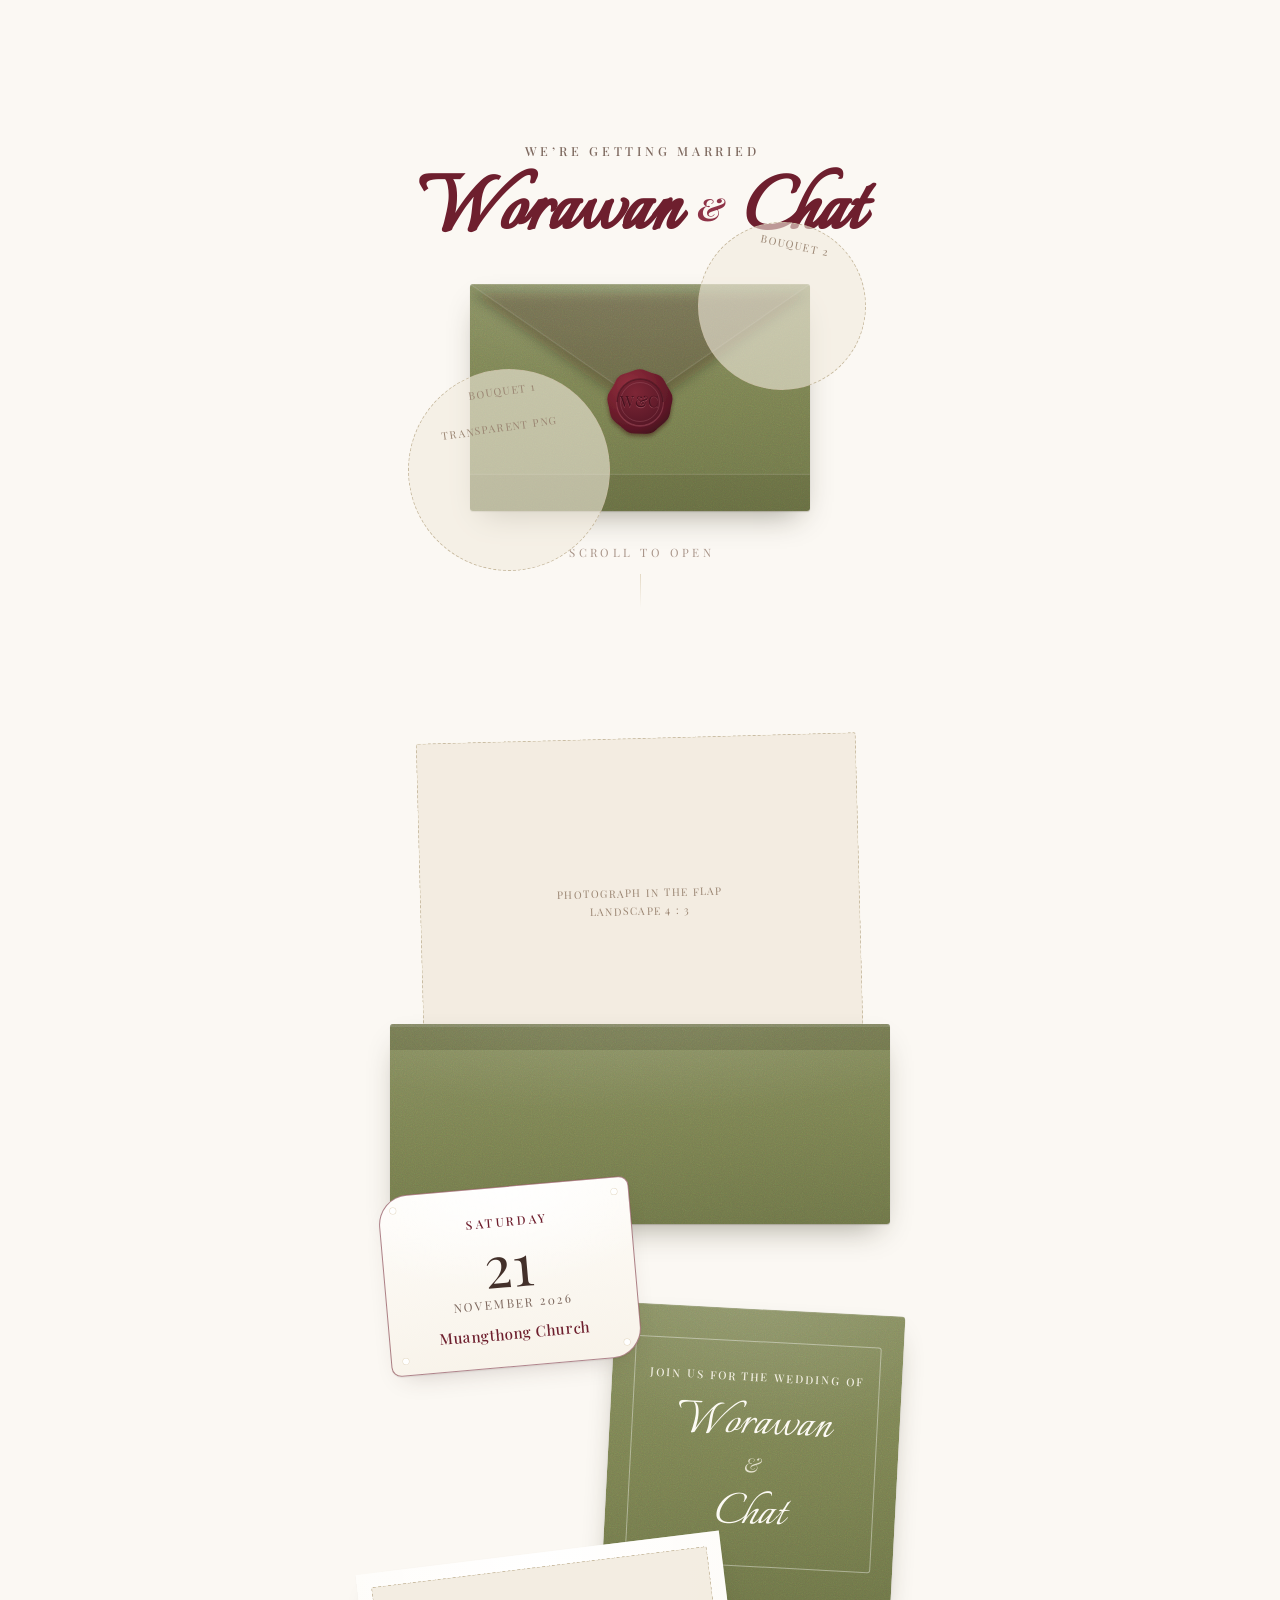
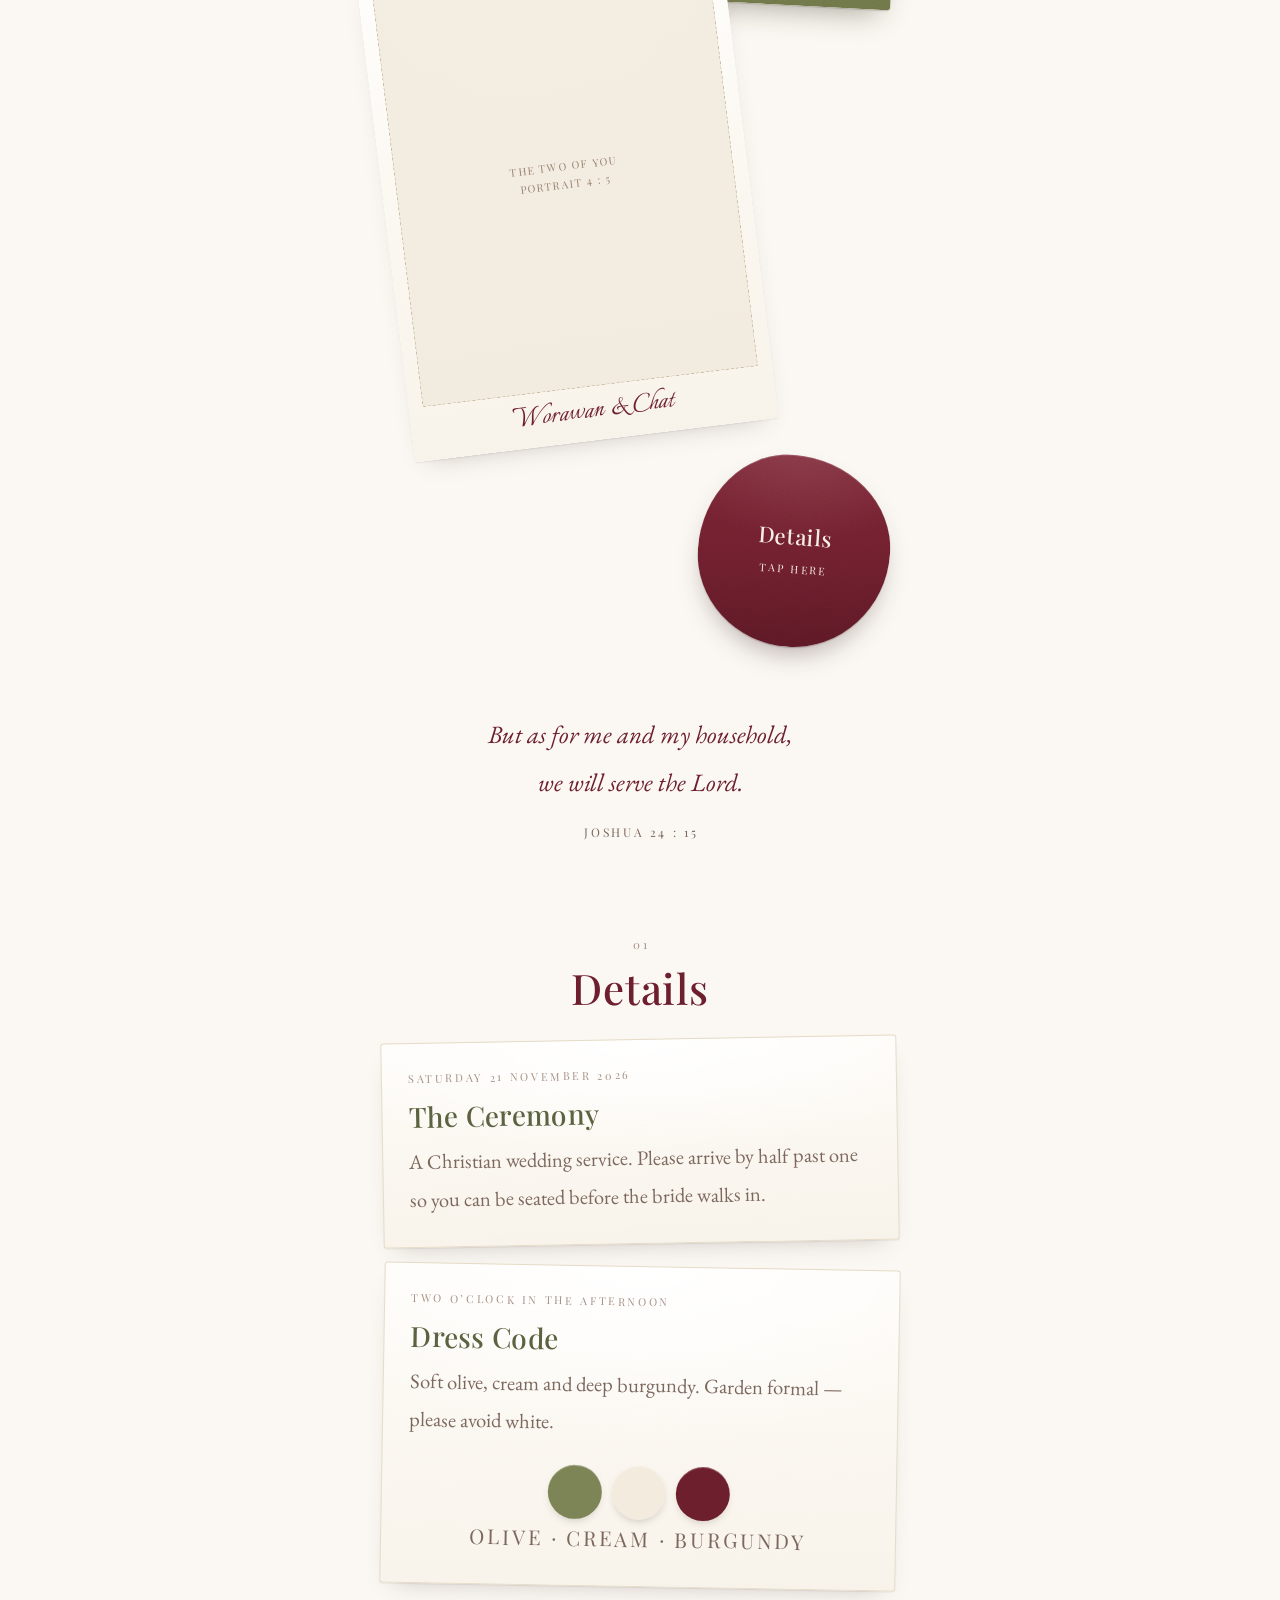
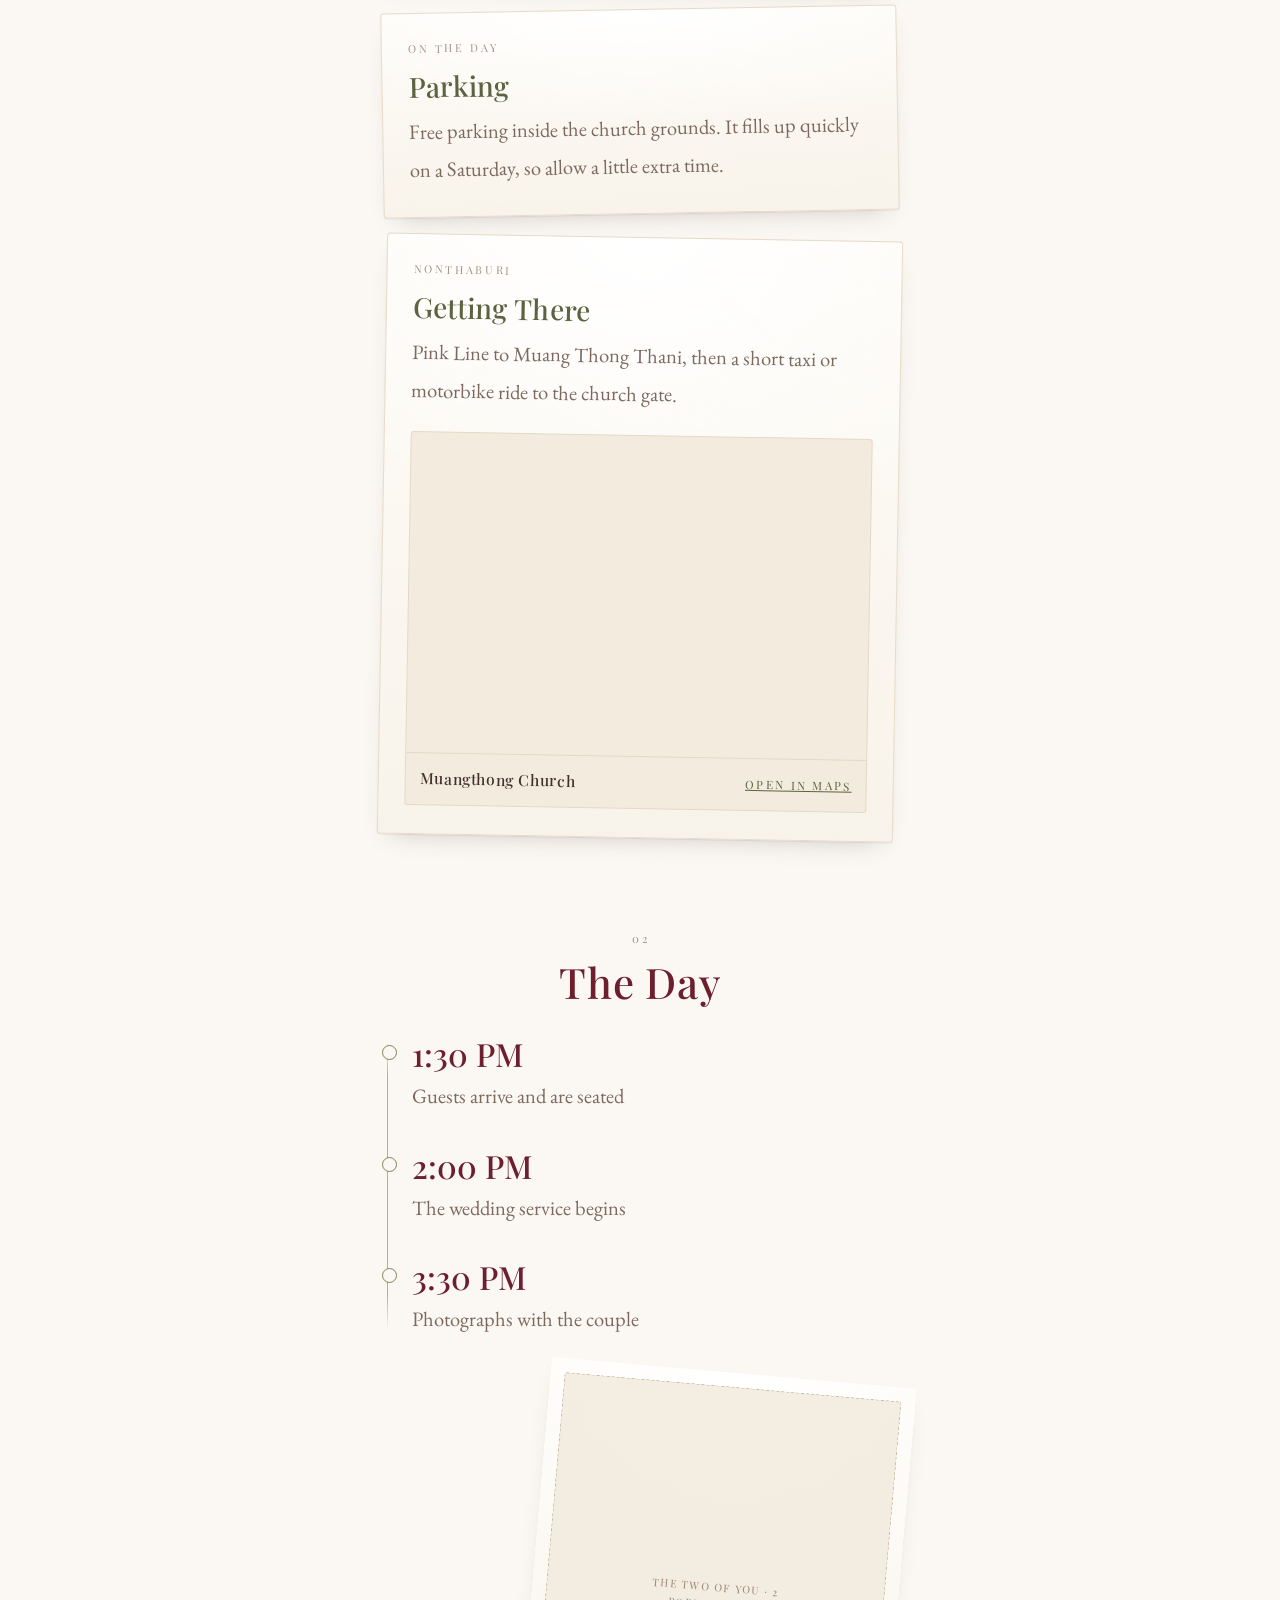
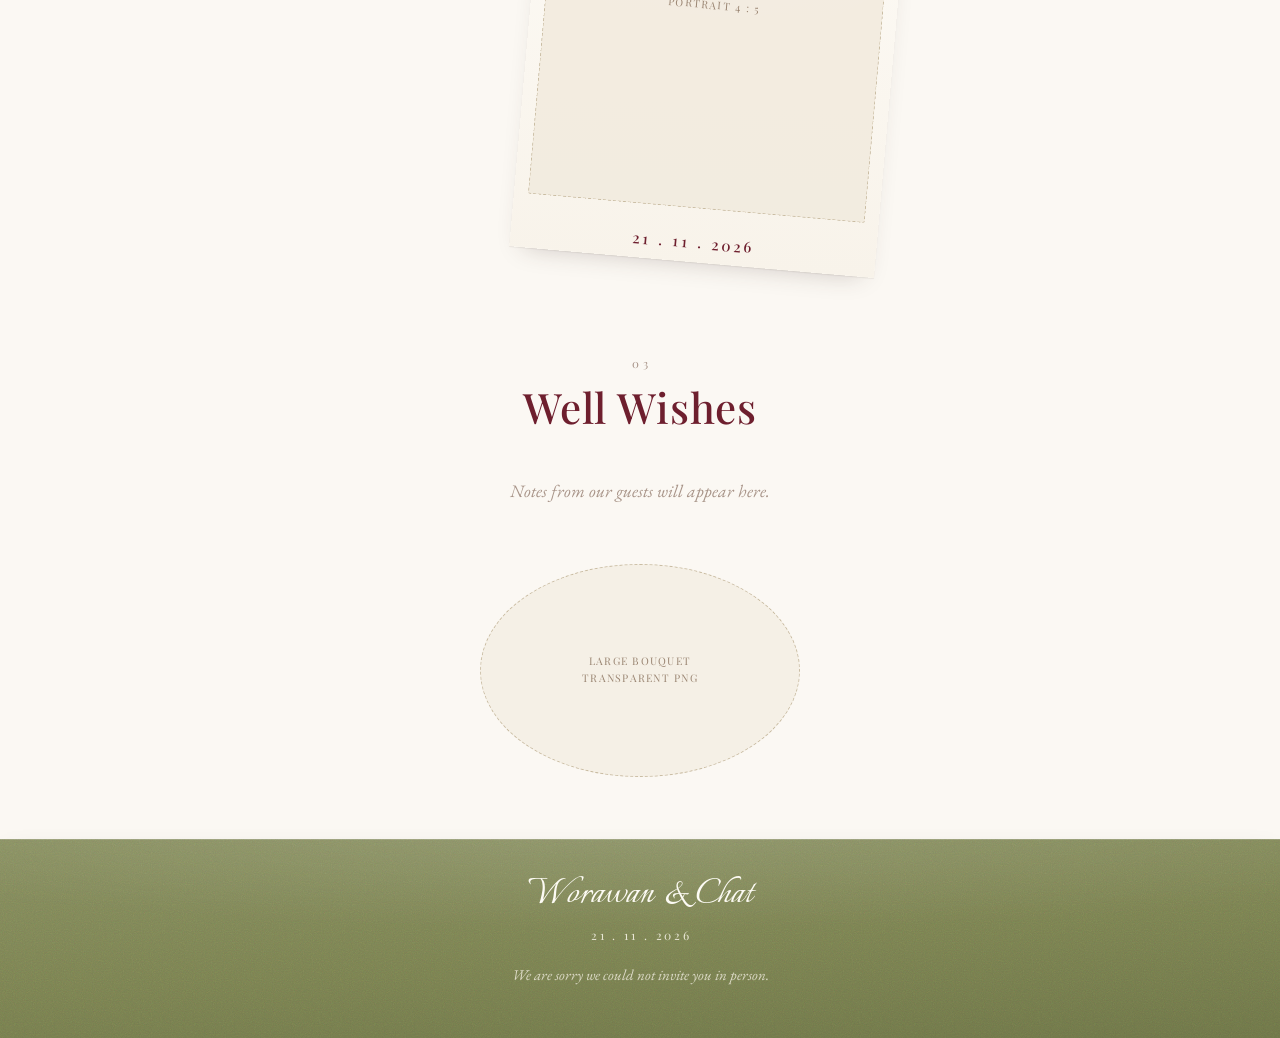
<file: index.html>
<!DOCTYPE html>
<html lang="en">
<head>
<meta charset="utf-8">
<meta name="viewport" content="width=device-width, initial-scale=1">
<title>Worawan &amp; Chat · 21 November 2026</title>
<meta name="description" content="The wedding of Worawan Songthongtham and Chat Leesakul · Saturday 21 November 2026 · Muangthong Church, Nonthaburi.">
<meta name="theme-color" content="#FBF8F3">
<meta property="og:type" content="website">
<meta property="og:title" content="Worawan &amp; Chat · 21 November 2026">
<meta property="og:description" content="Saturday 21 November 2026 · Two o'clock in the afternoon · Muangthong Church">
<link rel="preconnect" href="https://fonts.googleapis.com">
<link rel="preconnect" href="https://fonts.gstatic.com" crossorigin>
<link href="https://fonts.googleapis.com/css2?family=Italianno&family=Playfair+Display:ital,wght@0,400;0,500;0,600;1,400;1,500&family=EB+Garamond:ital,wght@0,400;0,500;1,400&family=Noto+Sans+Thai:wght@300;400;500&family=Charm:wght@400;700&display=swap" rel="stylesheet">
<link rel="stylesheet" href="assets/css/collage.css?v=21">
<link rel="stylesheet" href="assets/css/style.css?v=21">
</head>
<body>

<main class="strip">

  <!-- ============ the opening ============ -->
  <section class="opening">
    <p class="kicker opening__eyebrow" data-key="open.eyebrow">WE&rsquo;RE GETTING MARRIED</p>
    <h1 class="opening__names">
      <span data-key="hero.bride_first">Worawan</span>
      <span class="amp">&amp;</span>
      <span data-key="hero.groom_first">Chat</span>
    </h1>

    <div class="env">
      <div class="env__body lux art" data-art="env_closed">
        <svg viewBox="0 0 300 200" preserveAspectRatio="none" aria-hidden="true">
          <defs>
            <filter id="flapsoft" x="-20%" y="-20%" width="140%" height="160%">
              <feGaussianBlur stdDeviation="5"/>
            </filter>
          </defs>
          <!-- the bottom flap, a hand's width of paper lapped over the back -->
          <path d="M0 168 L300 168 L300 200 L0 200 Z" fill="rgba(26,22,8,.08)"/>
          <path d="M0 168 L300 168" stroke="rgba(255,255,255,.10)" stroke-width="1.2" fill="none"/>
          <!-- the shadow the closed flap casts on the envelope face -->
          <path d="M0 8 L300 8 L150 114 Z" fill="rgba(26,22,8,.26)" filter="url(#flapsoft)"/>
          <!-- the flap itself, catching a little more light than the face -->
          <path d="M0 0 L300 0 L150 104 Z" fill="rgba(255,255,255,.055)"/>
          <path d="M0 0 L150 104 L300 0" fill="none" stroke="rgba(255,255,255,.10)" stroke-width="1.1"/>
        </svg>
      </div>

      <div class="seal art" data-art="seal">
        <svg viewBox="0 0 72 72" aria-hidden="true">
          <defs>
            <radialGradient id="waxg" cx="34%" cy="26%" r="82%">
              <stop offset="0" stop-color="#93303F"/>
              <stop offset=".46" stop-color="#75212F"/>
              <stop offset=".82" stop-color="#5A1726"/>
              <stop offset="1" stop-color="#43101C"/>
            </radialGradient>
            <radialGradient id="waxi" cx="40%" cy="30%" r="80%">
              <stop offset="0" stop-color="#7E2636"/>
              <stop offset="1" stop-color="#541625"/>
            </radialGradient>
            <filter id="waxdrop" x="-35%" y="-35%" width="170%" height="180%">
              <feDropShadow dx="0" dy="2.4" stdDeviation="2.2" flood-color="#2A0810" flood-opacity=".46"/>
            </filter>
          </defs>

          <!-- the poured wax, lit from the upper left -->
          <path d="M30.6 4.2 Q36.0 2.1 41.3 4.4 Q46.7 6.6 52.4 8.2 Q58.0 9.7 60.5 15.1 Q63.0 20.4 66.2 25.3 Q69.4 30.1 68.1 35.8 Q66.8 41.4 66.0 47.1 Q65.1 52.8 60.6 56.4 Q56.1 59.9 51.8 63.9 Q47.6 68.0 41.8 67.7 Q36.0 67.5 30.3 67.5 Q24.5 67.5 20.3 63.6 Q16.1 59.8 11.5 56.3 Q7.0 52.8 6.0 47.1 Q5.0 41.5 3.7 35.8 Q2.4 30.1 5.9 25.3 Q9.3 20.6 11.6 15.2 Q13.9 9.7 19.6 8.0 Q25.2 6.3 30.6 4.2 Z" fill="url(#waxg)" filter="url(#waxdrop)"/>

          <!-- the disc the stamp pressed: a dark lip above, a lit lip below -->
          <circle cx="36" cy="36.9" r="23" fill="none" stroke="#B2606E" stroke-width="1.6" opacity=".38"/>
          <circle cx="36" cy="36" r="23" fill="url(#waxi)"/>
          <path d="M13 36a23 23 0 0 1 46 0" fill="none" stroke="#3B0E19" stroke-width="1.5" opacity=".5"/>
          <circle cx="36" cy="36" r="19.5" fill="none" stroke="#C9808C" stroke-width=".7" opacity=".34"/>

          <!-- the monogram, struck into the wax rather than printed on it -->
          <text x="36" y="41.9" text-anchor="middle" font-family="Playfair Display, Georgia, serif" font-size="15.5" letter-spacing=".5" fill="#B96B78" opacity=".5">W&amp;C</text>
          <text x="36" y="41.1" text-anchor="middle" font-family="Playfair Display, Georgia, serif" font-size="15.5" letter-spacing=".5" fill="#48121F">W&amp;C</text>
        </svg>
      </div>

      <div class="slot slot--cut bloom bloom--bl" data-slot="floral_1"><span>Bouquet 1<br>transparent png</span></div>
      <div class="slot slot--cut bloom bloom--tr" data-slot="floral_2"><span>Bouquet 2</span></div>
    </div>

    <p class="opening__cue" data-key="open.cue">SCROLL TO OPEN</p>
  </section>

  <!-- ============ the envelope, opened ============ -->
  <div class="env-open rise">
    <div class="slot liner" data-slot="liner"><span>Photograph in the flap<br>landscape 4 : 3</span></div>
    <div class="env-open__pocket lux art" data-art="env_open">
      <svg viewBox="0 0 300 200" preserveAspectRatio="none" aria-hidden="true">
        <path d="M0 2 L300 2" stroke="rgba(255,255,255,.14)" stroke-width="2" fill="none"/>
        <path d="M0 0 L300 0 L300 26 L0 26 Z" fill="rgba(26,22,8,.16)"/>
      </svg>
    </div>
  </div>

  <!-- ============ the date ============ -->
  <div class="datecard card-paper rise">
    <span class="pearl" style="left:11px;top:11px"></span>
    <span class="pearl" style="right:11px;top:11px"></span>
    <span class="pearl" style="left:11px;bottom:11px"></span>
    <span class="pearl" style="right:11px;bottom:11px"></span>
    <b data-key="date.weekday">SATURDAY</b>
    <div class="d" data-key="date.day">21</div>
    <small data-key="date.month">NOVEMBER 2026</small>
    <span class="pl" data-key="date.place">Muangthong Church</span>
  </div>

  <!-- ============ the card ============ -->
  <div class="greencard lux rise">
    <div class="greencard__in">
      <div class="k" data-key="card.kicker">JOIN US FOR THE WEDDING OF</div>
      <div class="n" data-key="hero.bride_first">Worawan</div>
      <div class="amp">&amp;</div>
      <div class="n" data-key="hero.groom_first">Chat</div>
    </div>
  </div>

  <!-- ============ a photograph ============ -->
  <div class="polaroid card-paper rise">
    <div class="slot" data-slot="couple_1"><span>The two of you<br>portrait 4 : 5</span></div>
    <em>
      <span data-key="hero.bride_first">Worawan</span> &amp; <span data-key="hero.groom_first">Chat</span>
    </em>
  </div>

  <!-- ============ the way in to the details ============ -->
  <a class="badge lux--wine lux rise" href="#details">
    <span class="badge__t" data-key="lbl.details">Details</span>
    <span class="badge__c" data-key="lbl.click">TAP HERE</span>
  </a>

  <!-- ============ the verse ============ -->
  <section class="verse rise">
    <p data-key="verse.en">But as for me and my household, we will serve the Lord.</p>
    <small data-key="verse.en_ref">Joshua 24 : 15</small>
  </section>

  <!-- ============ details ============ -->
  <section class="info" id="details">
    <header class="head rise">
      <span class="head__num">01</span>
      <span class="head__t" data-key="lbl.details">Details</span>
    </header>

    <div class="info__list">
      <article class="slip card-paper rise">
        <span class="slip__k">Saturday 21 November 2026</span>
        <h3 data-key="det.ceremony_head">The Ceremony</h3>
        <p data-key="det.ceremony_body">A Christian wedding service. Please arrive by half past one so you can be seated before the bride walks in.</p>
      </article>

      <article class="slip card-paper rise">
        <span class="slip__k" data-key="date.hour">TWO O&rsquo;CLOCK IN THE AFTERNOON</span>
        <h3 data-key="det.dress_head">Dress Code</h3>
        <p data-key="det.dress_body">Soft olive, cream and deep burgundy. Garden formal — please avoid white.</p>
        <div class="palette" data-palette aria-hidden="true">
          <div class="palette__dots">
            <i style="background:#7D8456"></i>
            <i style="background:#F2EBDE"></i>
            <i style="background:#6E1F2E"></i>
          </div>
          <p class="palette__names">Olive &middot; Cream &middot; Burgundy</p>
        </div>
      </article>

      <article class="slip card-paper rise">
        <span class="slip__k">On the day</span>
        <h3 data-key="det.parking_head">Parking</h3>
        <p data-key="det.parking_body">Free parking inside the church grounds. It fills up quickly on a Saturday, so allow a little extra time.</p>
      </article>

      <article class="slip card-paper rise">
        <span class="slip__k">Nonthaburi</span>
        <h3 data-key="det.transit_head">Getting There</h3>
        <p data-key="det.transit_body">Pink Line to Muang Thong Thani, then a short taxi or motorbike ride to the church gate.</p>
        <div class="mapbox">
          <iframe
            title="Map to Muangthong Church"
            loading="lazy"
            referrerpolicy="no-referrer-when-downgrade"
            src="https://www.google.com/maps?q=%E0%B8%84%E0%B8%A3%E0%B8%B4%E0%B8%AA%E0%B8%95%E0%B8%88%E0%B8%B1%E0%B8%81%E0%B8%A3%E0%B9%80%E0%B8%A1%E0%B8%B7%E0%B8%AD%E0%B8%87%E0%B8%97%E0%B8%AD%E0%B8%87&output=embed"></iframe>
          <div class="mapbox__foot">
            <b data-key="date.place">Muangthong Church</b>
            <a data-key="event.map_url" href="https://maps.google.com/?q=%E0%B8%84%E0%B8%A3%E0%B8%B4%E0%B8%AA%E0%B8%95%E0%B8%88%E0%B8%B1%E0%B8%81%E0%B8%A3%E0%B9%80%E0%B8%A1%E0%B8%B7%E0%B8%AD%E0%B8%87%E0%B8%97%E0%B8%AD%E0%B8%87" target="_blank" rel="noopener">OPEN IN MAPS</a>
          </div>
        </div>
      </article>
    </div>
  </section>

  <!-- ============ the day ============ -->
  <section class="day">
    <header class="head rise">
      <span class="head__num">02</span>
      <span class="head__t" data-key="lbl.schedule">The Day</span>
    </header>

    <ol class="timeline rise">
      <li>
        <b data-key="sch.1_time">1:30 PM</b>
        <span data-key="sch.1_text">Guests arrive and are seated</span>
      </li>
      <li>
        <b data-key="sch.2_time">2:00 PM</b>
        <span data-key="sch.2_text">The wedding service begins</span>
      </li>
      <li>
        <b data-key="sch.3_time">3:30 PM</b>
        <span data-key="sch.3_text">Photographs with the couple</span>
      </li>
    </ol>

    <div class="polaroid polaroid--right card-paper rise" style="margin-top:34px">
      <div class="slot" data-slot="couple_2"><span>The two of you · 2<br>portrait 4 : 5</span></div>
      <em class="plain">21 . 11 . 2026</em>
    </div>
  </section>

  <!-- ============ gallery ============ -->
  <section class="gallery" id="gallery" hidden>
    <header class="head rise">
      <span class="head__num">03</span>
      <span class="head__t" data-key="lbl.gallery">Us</span>
    </header>
    <div class="gallery__grid"></div>
  </section>

  <!-- ============ wishes ============ -->
  <section class="wishes" id="wishes">
    <header class="head rise">
      <span class="head__num">04</span>
      <span class="head__t" data-key="lbl.wishes">Well Wishes</span>
    </header>
    <div class="wishes__list" id="wishes-list">
      <p class="wishes__empty">Notes from our guests will appear here.</p>
    </div>
  </section>

  <div class="slot slot--cut bouquet rise" data-slot="floral_3"><span>Large bouquet<br>transparent png</span></div>

</main>

<footer class="foot lux">
  <div class="foot__in">
    <div class="n">
      <span data-key="hero.bride_first">Worawan</span> &amp; <span data-key="hero.groom_first">Chat</span>
    </div>
    <div class="d">21 . 11 . 2026</div>
    <p class="note-line" data-key="foot.note">We are sorry we could not invite you in person.</p>
  </div>
</footer>

<dialog class="lightbox" id="lightbox">
  <button type="button" id="lightbox-close" aria-label="Close">&times;</button>
  <img id="lightbox-img" alt="">
</dialog>

<script type="module" src="assets/js/main.js?v=17"></script>
</body>
</html>
</file>
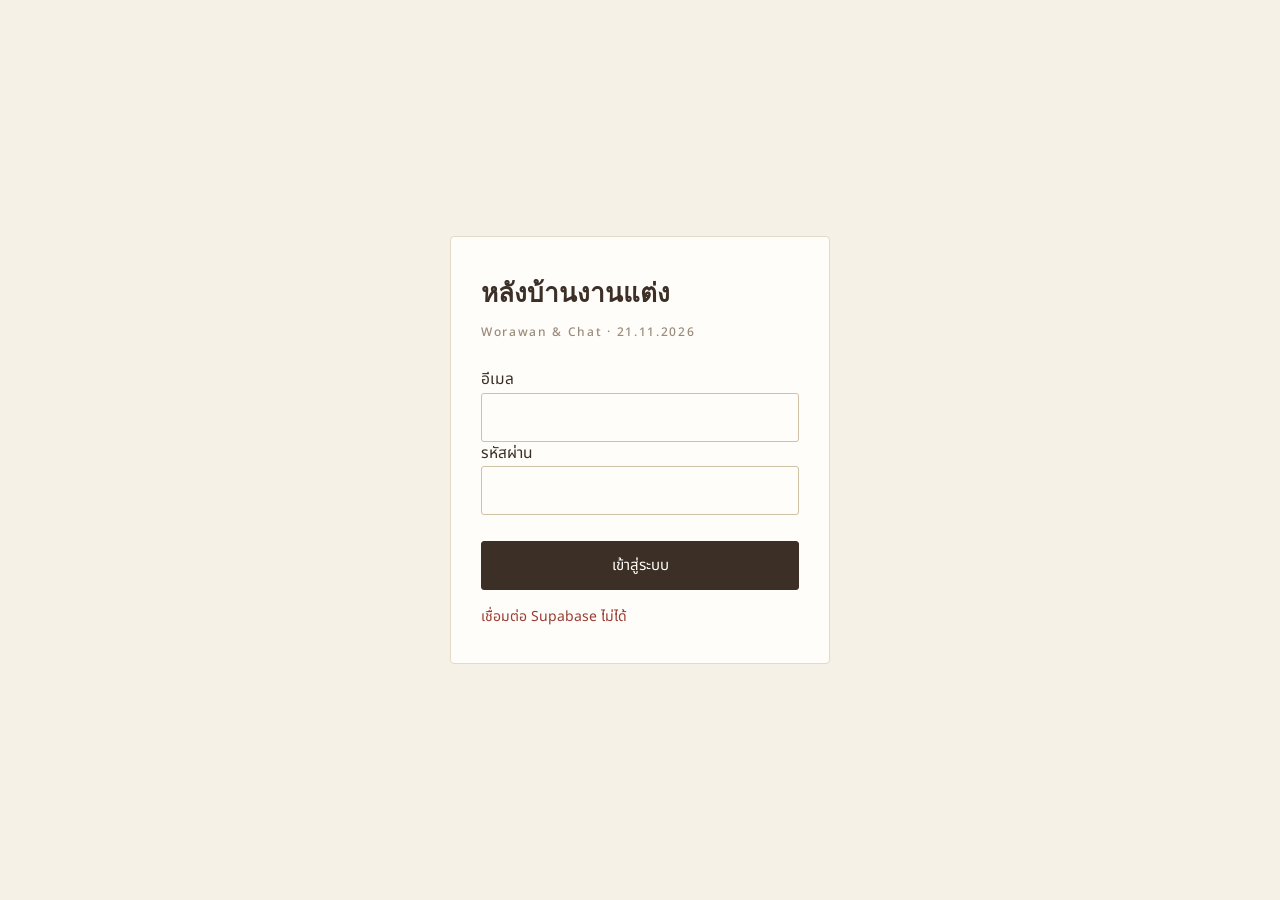
<file: admin/index.html>
<!DOCTYPE html>
<html lang="th">
<head>
<meta charset="utf-8">
<meta name="viewport" content="width=device-width, initial-scale=1">
<title>หลังบ้าน · Worawan &amp; Chat</title>
<meta name="robots" content="noindex, nofollow">
<link rel="preconnect" href="https://fonts.googleapis.com">
<link rel="preconnect" href="https://fonts.gstatic.com" crossorigin>
<link href="https://fonts.googleapis.com/css2?family=Playfair+Display:wght@500;600&family=Noto+Sans+Thai:wght@400;500;600;700&display=swap" rel="stylesheet">
<link rel="stylesheet" href="../assets/css/admin.css?v=17">
</head>
<body>

<!-- ============ LOGIN ============ -->
<div id="login" class="gate">
  <form id="login-form" class="gate__card" novalidate>
    <h1>หลังบ้านงานแต่ง</h1>
    <p class="gate__sub">Worawan &amp; Chat · 21.11.2026</p>
    <label for="email">อีเมล</label>
    <input type="email" id="email" autocomplete="username" required>
    <label for="password">รหัสผ่าน</label>
    <input type="password" id="password" autocomplete="current-password" required>
    <button type="submit" class="btn btn--solid">เข้าสู่ระบบ</button>
    <p class="msg" id="login-msg" role="status"></p>
  </form>
</div>

<!-- ============ APP ============ -->
<div id="app" hidden>

  <header class="topbar">
    <div class="topbar__in">
      <span class="brand">Worawan &amp; Chat</span>
      <div class="topbar__right">
        <button type="button" id="refresh" class="ghost">รีเฟรช</button>
        <a href="../" target="_blank" rel="noopener" class="ghost">ดูเว็บ</a>
        <button type="button" id="logout" class="ghost">ออกจากระบบ</button>
      </div>
    </div>
    <nav class="tabs" id="tabs">
      <button type="button" data-tab="content" class="on">ข้อความ</button>
      <button type="button" data-tab="settings">ตั้งค่า</button>
      <button type="button" data-tab="replies">การตอบรับ</button>
      <button type="button" data-tab="guests">รายชื่อแขก</button>
      <button type="button" data-tab="gallery">รูปภาพ</button>
      <button type="button" data-tab="wishes">คำอวยพร</button>
    </nav>
  </header>

  <main class="sheet">

    <!-- ---- content ---- -->
    <section id="tab-content" class="tab">
      <p class="lede">แก้ข้อความทุกจุดบนหน้าเว็บได้จากที่นี่ เปลี่ยนแล้วกดบันทึกที่แถบด้านล่าง</p>

      <div class="findbar">
        <input type="search" id="content-search" placeholder="พิมพ์คำที่อยู่บนเว็บ เช่น RSVP หรือ ที่จอดรถ" aria-label="ค้นหาช่องข้อความ">
        <label class="keyswitch" for="show-keys">
          <input type="checkbox" id="show-keys">
          <span>แสดงรหัสฟิลด์</span>
        </label>
      </div>
      <p class="findbar__hint" id="content-found" role="status"></p>

      <div id="content-groups" class="stack"><p class="dim">กำลังโหลด…</p></div>
    </section>

    <!-- ---- settings ---- -->
    <section id="tab-settings" class="tab" hidden>
      <p class="lede">เปิดปิดส่วนต่าง ๆ ของหน้าเว็บ</p>
      <div id="settings-list" class="stack"><p class="dim">กำลังโหลด…</p></div>
    </section>

    <!-- ---- replies ---- -->
    <section id="tab-replies" class="tab" hidden>
      <div class="tally" id="tally"></div>
      <div id="replies-list" class="stack"><p class="dim">กำลังโหลด…</p></div>
    </section>

    <!-- ---- guests ---- -->
    <section id="tab-guests" class="tab" hidden>
      <div class="toolbar">
        <input type="search" id="guest-search" placeholder="ค้นหาชื่อ ลิงก์ หรือกลุ่ม" aria-label="ค้นหารายชื่อ">
        <button type="button" class="btn btn--solid" id="add-open">เพิ่มรายชื่อ</button>
      </div>
      <p class="group__hint" id="guest-summary"></p>
      <div id="guest-list" class="rows"><p class="dim">กำลังโหลด…</p></div>
    </section>

    <dialog id="guest-dialog" class="sheetbox">
      <form id="guest-form" method="dialog">
        <div class="sheetbox__head">
          <h2 id="guest-dialog-title">เพิ่มรายชื่อ</h2>
          <button type="button" class="ghost" id="add-close" aria-label="ปิด">✕</button>
        </div>

        <div class="field">
          <label for="g-name">ชื่อที่จะขึ้นบนการ์ด</label>
          <input type="text" id="g-name" required placeholder="ณธารา ธวัฒน์ธารา">
        </div>
        <div class="field">
          <label for="g-msg">ข้อความเชิญเฉพาะคนนี้</label>
          <textarea id="g-msg" maxlength="300" placeholder="ขอบคุณที่อยู่ข้างกันมาตลอด อยากให้มาร่วมเป็นส่วนหนึ่งของวันสำคัญนี้"></textarea>
        </div>
        <div class="field">
          <label for="g-slug">ลิงก์ <span class="key">พิมพ์เอง ถ้าซ้ำจะบันทึกไม่ผ่าน</span></label>
          <input type="text" id="g-slug" placeholder="natara">
        </div>
        <div class="field">
          <label for="g-group">กลุ่ม</label>
          <input type="text" id="g-group" placeholder="ญาติ / คริสตจักร / ที่ทำงาน / เพื่อน">
        </div>
        <input type="hidden" id="g-name-en">

        <div class="sheetbox__foot">
          <button type="button" class="ghost" id="add-cancel">ยกเลิก</button>
          <button type="submit" class="btn btn--solid" id="g-save">บันทึก</button>
        </div>
        <p class="msg" id="guest-msg" role="status"></p>
      </form>
    </dialog>

    <!-- ---- gallery ---- -->
    <section id="tab-gallery" class="tab" hidden>
      <p class="lede">อัปรูปขนาดเต็มได้เลย ระบบย่อให้เองก่อนส่งขึ้นเซิร์ฟเวอร์ ไม่ต้องย่อมาก่อน</p>


      <div class="group">
        <h2>รูปแต่ละช่องไปอยู่ตรงไหน</h2>
        <p class="group__hint">หมายเลขในแผนผังตรงกับหมายเลขหน้าชื่อช่องด้านล่าง</p>
        <div class="artmap">
          <svg viewBox="0 0 360 440" role="img" aria-label="แผนผังตำแหน่งรูปบนหน้าเว็บ">
            <style>
              .mf{fill:#7D8456}.mp{fill:#FFFFFF;stroke:#D9CDB8;stroke-width:1}
              .mt{font-family:system-ui,sans-serif;font-size:11px;font-weight:700;fill:#fff}
              .mt2{font-family:system-ui,sans-serif;font-size:11px;font-weight:700;fill:#43302A}
              .mn{fill:#6E1F2E}.mnl{fill:#E4D9C4;stroke:#B9A98C;stroke-width:1}
              .cap{font-family:system-ui,sans-serif;font-size:10px;fill:#8A7A6E}
            </style>

            <!-- closed envelope -->
            <rect x="92" y="14" width="176" height="112" rx="3" class="mf"/>
            <path d="M92 14 L268 14 L180 76 Z" fill="rgba(255,255,255,.14)"/>
            <circle cx="180" cy="74" r="15" class="mn"/>
            <circle cx="36" cy="118" r="22" class="mnl"/>
            <circle cx="296" cy="30" r="19" class="mnl"/>
            <text x="180" y="78" text-anchor="middle" class="mt">3</text>
            <text x="36" y="122" text-anchor="middle" class="mt2">4</text>
            <text x="296" y="34" text-anchor="middle" class="mt2">5</text>
            <text x="180" y="44" text-anchor="middle" class="mt">1</text>

            <!-- open envelope with the photo sticking out -->
            <rect x="110" y="152" width="140" height="80" rx="2" class="mp"/>
            <text x="180" y="198" text-anchor="middle" class="mt2">7</text>
            <rect x="92" y="206" width="176" height="104" rx="3" class="mf"/>
            <text x="180" y="266" text-anchor="middle" class="mt">2</text>

            <!-- polaroid + bouquet -->
            <rect x="24" y="330" width="96" height="100" rx="2" class="mp"/>
            <text x="72" y="386" text-anchor="middle" class="mt2">8</text>
            <rect x="136" y="330" width="96" height="100" rx="2" class="mp"/>
            <text x="184" y="386" text-anchor="middle" class="mt2">9</text>
            <ellipse cx="300" cy="380" rx="42" ry="34" class="mnl"/>
            <text x="300" y="384" text-anchor="middle" class="mt2">6</text>
          </svg>
        </div>
      </div>

      <div class="group">
        <h2>รูปบนการ์ด</h2>
        <p class="group__hint">
          ช่องละ 1 รูป อัปใหม่ทับรูปเดิมได้เลย ช่องที่ยังว่างจะขึ้นกรอบเส้นประบนหน้าเว็บ
          ใส่รูปแล้วกรอบหายไป เหลือแค่รูป · ปิดกรอบที่ยังว่างทั้งหมดได้ที่สวิตช์
          “แสดงกรอบช่องรูปที่ยังว่าง” ในแท็บตั้งค่า
        </p>
        <div id="art-list" class="artgrid"><p class="dim">กำลังโหลด…</p></div>
        <input type="file" id="art-input" accept="image/*" hidden>
      </div>

      <div class="group" style="margin-top:14px">
        <h2>แกลเลอรี</h2>
        <p class="group__hint">รูปในส่วนแกลเลอรีของหน้าเว็บ กดดูขนาดเต็มได้</p>
        <div class="uploader">
          <label class="btn" for="file-input">เลือกรูป</label>
          <input type="file" id="file-input" accept="image/*" multiple hidden>
          <span class="dim" id="upload-msg"></span>
        </div>
        <div id="gallery-list" class="thumbs"><p class="dim">กำลังโหลด…</p></div>
        <p class="note">อย่าลืมเปิดสวิตช์ "แสดงแกลเลอรี" ในแท็บตั้งค่า มิฉะนั้นรูปจะไม่ขึ้นบนหน้าเว็บ</p>
      </div>
    </section>

    <!-- ---- wishes ---- -->
    <section id="tab-wishes" class="tab" hidden>
      <p class="lede">คำอวยพรจะไม่ขึ้นบนหน้าเว็บจนกว่าจะกดอนุมัติ</p>
      <div id="wishes-list" class="stack"><p class="dim">กำลังโหลด…</p></div>
    </section>

  </main>

  <div class="savebar" id="savebar" hidden>
    <span id="dirty-count">แก้ไข 0 จุด</span>
    <div>
      <button type="button" class="ghost" id="discard">ยกเลิก</button>
      <button type="button" class="btn btn--solid" id="save">บันทึก</button>
    </div>
  </div>

  <p class="toast" id="toast" hidden></p>
</div>

<script type="module" src="../assets/js/admin.js?v=17"></script>
</body>
</html>
</file>
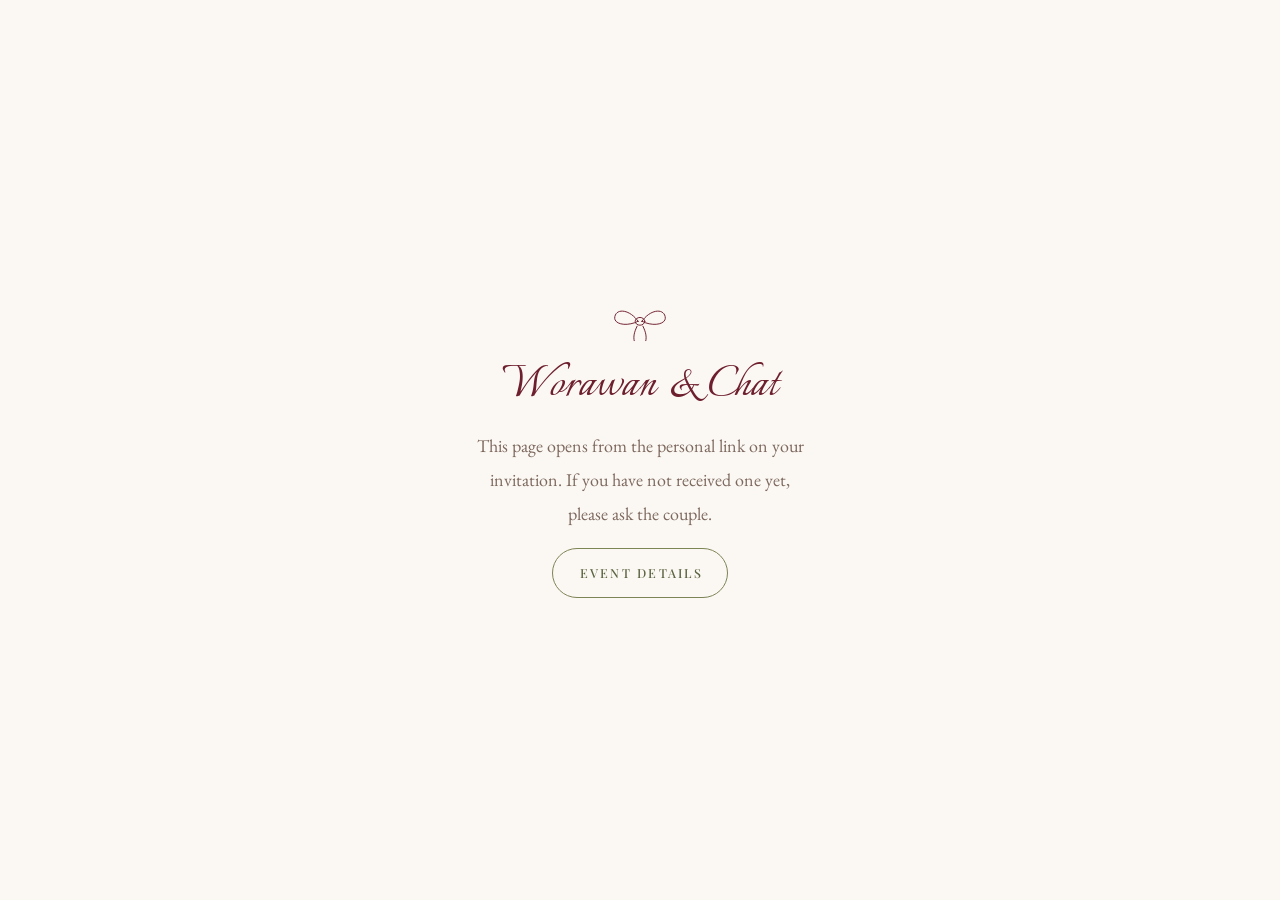
<file: card/index.html>
<!DOCTYPE html>
<html lang="en">
<head>
<meta charset="utf-8">
<meta name="viewport" content="width=device-width, initial-scale=1">
<title>You&rsquo;re invited · Worawan &amp; Chat</title>
<meta name="robots" content="noindex">
<meta property="og:title" content="You&rsquo;re invited · Worawan &amp; Chat">
<meta property="og:description" content="Saturday 21 November 2026 · Two o'clock in the afternoon · Muangthong Church">
<meta name="theme-color" content="#FBF8F3">
<link rel="preconnect" href="https://fonts.googleapis.com">
<link rel="preconnect" href="https://fonts.gstatic.com" crossorigin>
<link href="https://fonts.googleapis.com/css2?family=Italianno&family=Playfair+Display:ital,wght@0,400;0,500;0,600;1,400;1,500&family=EB+Garamond:ital,wght@0,400;0,500;1,400&family=Noto+Sans+Thai:wght@300;400;500&family=Charm:wght@400;700&display=swap" rel="stylesheet">
<link rel="stylesheet" href="../assets/css/collage.css?v=21">
<link rel="stylesheet" href="../assets/css/card.css?v=18">
</head>
<body>

<div class="dust" id="dust" aria-hidden="true"></div>

<main class="page">

<!-- ============ the cover ============ -->
<section class="strip" id="scene">
  <button type="button" class="cover" id="cover" aria-label="Open the invitation">
    <span class="kicker cover__eyebrow" data-key="open.eyebrow">WE&rsquo;RE GETTING MARRIED</span>
    <span class="cover__names">
      <span data-key="hero.bride_first">Worawan</span>
      <span class="amp">&amp;</span>
      <span data-key="hero.groom_first">Chat</span>
    </span>

    <span class="env">
      <span class="env__body lux art" data-art="env_closed">
        <svg viewBox="0 0 300 200" preserveAspectRatio="none" aria-hidden="true">
          <defs>
            <filter id="flapsoft" x="-20%" y="-20%" width="140%" height="160%">
              <feGaussianBlur stdDeviation="5"/>
            </filter>
          </defs>
          <path d="M0 168 L300 168 L300 200 L0 200 Z" fill="rgba(26,22,8,.08)"/>
          <path d="M0 168 L300 168" stroke="rgba(255,255,255,.10)" stroke-width="1.2" fill="none"/>
          <path d="M0 8 L300 8 L150 114 Z" fill="rgba(26,22,8,.26)" filter="url(#flapsoft)"/>
          <path d="M0 0 L300 0 L150 104 Z" fill="rgba(255,255,255,.055)"/>
          <path d="M0 0 L150 104 L300 0" fill="none" stroke="rgba(255,255,255,.10)" stroke-width="1.1"/>
        </svg>
      </span>

      <span class="seal art" data-art="seal">
        <svg viewBox="0 0 72 72" aria-hidden="true">
          <defs>
            <radialGradient id="waxg" cx="34%" cy="26%" r="82%">
              <stop offset="0" stop-color="#93303F"/>
              <stop offset=".46" stop-color="#75212F"/>
              <stop offset=".82" stop-color="#5A1726"/>
              <stop offset="1" stop-color="#43101C"/>
            </radialGradient>
            <radialGradient id="waxi" cx="40%" cy="30%" r="80%">
              <stop offset="0" stop-color="#7E2636"/>
              <stop offset="1" stop-color="#541625"/>
            </radialGradient>
            <filter id="waxdrop" x="-35%" y="-35%" width="170%" height="180%">
              <feDropShadow dx="0" dy="2.4" stdDeviation="2.2" flood-color="#2A0810" flood-opacity=".46"/>
            </filter>
          </defs>

          <!-- the poured wax, lit from the upper left -->
          <path d="M30.6 4.2 Q36.0 2.1 41.3 4.4 Q46.7 6.6 52.4 8.2 Q58.0 9.7 60.5 15.1 Q63.0 20.4 66.2 25.3 Q69.4 30.1 68.1 35.8 Q66.8 41.4 66.0 47.1 Q65.1 52.8 60.6 56.4 Q56.1 59.9 51.8 63.9 Q47.6 68.0 41.8 67.7 Q36.0 67.5 30.3 67.5 Q24.5 67.5 20.3 63.6 Q16.1 59.8 11.5 56.3 Q7.0 52.8 6.0 47.1 Q5.0 41.5 3.7 35.8 Q2.4 30.1 5.9 25.3 Q9.3 20.6 11.6 15.2 Q13.9 9.7 19.6 8.0 Q25.2 6.3 30.6 4.2 Z" fill="url(#waxg)" filter="url(#waxdrop)"/>

          <!-- the disc the stamp pressed: a dark lip above, a lit lip below -->
          <circle cx="36" cy="36.9" r="23" fill="none" stroke="#B2606E" stroke-width="1.6" opacity=".38"/>
          <circle cx="36" cy="36" r="23" fill="url(#waxi)"/>
          <path d="M13 36a23 23 0 0 1 46 0" fill="none" stroke="#3B0E19" stroke-width="1.5" opacity=".5"/>
          <circle cx="36" cy="36" r="19.5" fill="none" stroke="#C9808C" stroke-width=".7" opacity=".34"/>

          <!-- the monogram, struck into the wax rather than printed on it -->
          <text x="36" y="41.9" text-anchor="middle" font-family="Playfair Display, Georgia, serif" font-size="15.5" letter-spacing=".5" fill="#B96B78" opacity=".5">W&amp;C</text>
          <text x="36" y="41.1" text-anchor="middle" font-family="Playfair Display, Georgia, serif" font-size="15.5" letter-spacing=".5" fill="#48121F">W&amp;C</text>
        </svg>
      </span>

      <span class="slot slot--cut bloom bloom--bl" data-slot="floral_1"><span>Bouquet 1</span></span>
      <span class="slot slot--cut bloom bloom--tr" data-slot="floral_2"><span>Bouquet 2</span></span>
    </span>

    <span class="cover__slip card-paper">
      <span class="cover__to" data-key="card.to">To</span>
      <span class="cover__who" id="cover-name"></span>
    </span>

    <span class="cover__hint" data-key="card.hint">TAP TO OPEN</span>
  </button>
</section>

<!-- ============ the invitation ============ -->
<section class="strip" id="stage" hidden>

  <!-- the envelope, opened -->
  <div class="env-open rise" style="margin-top:32px">
    <div class="slot liner" data-slot="liner"><span>Photograph in the flap<br>landscape 4 : 3</span></div>
    <div class="env-open__pocket lux art" data-art="env_open">
      <svg viewBox="0 0 300 200" preserveAspectRatio="none" aria-hidden="true">
        <path d="M0 2 L300 2" stroke="rgba(255,255,255,.14)" stroke-width="2" fill="none"/>
        <path d="M0 0 L300 0 L300 26 L0 26 Z" fill="rgba(26,22,8,.16)"/>
      </svg>
    </div>
  </div>

  <!-- the date -->
  <div class="datecard card-paper rise">
    <span class="pearl" style="left:11px;top:11px"></span>
    <span class="pearl" style="right:11px;top:11px"></span>
    <span class="pearl" style="left:11px;bottom:11px"></span>
    <span class="pearl" style="right:11px;bottom:11px"></span>
    <b data-key="date.weekday">SATURDAY</b>
    <div class="d" data-key="date.day">21</div>
    <small data-key="date.month">NOVEMBER 2026</small>
    <span class="pl" data-key="date.place">Muangthong Church</span>
  </div>

  <!-- the card -->
  <div class="greencard lux rise">
    <div class="greencard__in">
      <div class="k" data-key="card.kicker">JOIN US FOR THE WEDDING OF</div>
      <div class="n" data-key="hero.bride_first">Worawan</div>
      <div class="amp">&amp;</div>
      <div class="n" data-key="hero.groom_first">Chat</div>
    </div>
  </div>

  <!-- the note written for this guest -->
  <div class="note card-paper rise" id="guest-note" hidden>
    <p>
      <span class="q" aria-hidden="true">&ldquo;</span>
      <span id="guest-msg"></span>
    </p>
  </div>

  <!-- a photograph -->
  <div class="polaroid card-paper rise">
    <div class="slot" data-slot="couple_1"><span>The two of you<br>portrait 4 : 5</span></div>
    <em>
      <span data-key="hero.bride_first">Worawan</span> &amp; <span data-key="hero.groom_first">Chat</span>
    </em>
  </div>

  <!-- details, over on the landing page -->
  <a class="badge lux lux--wine rise" href="../">
    <span class="badge__t" data-key="lbl.details">Details</span>
    <span class="badge__c" data-key="lbl.click">TAP HERE</span>
  </a>

  <!-- the reply envelope -->
  <a class="mini-env lux lux--pale rise" href="#rsvp">
    <span class="mini-env__in">
      <span class="mini-env__t" data-key="lbl.rsvp">Kindly RSVP</span>
      <span class="mini-env__c" data-key="lbl.click">TAP HERE</span>
    </span>
  </a>

  <!-- the reply -->
  <section class="ask card-paper rise" id="rsvp">
    <h2 data-key="card.rsvp_heading">Kindly RSVP</h2>
    <p class="ask__sub" data-key="card.deadline">Please let us know by 7 November 2026</p>

    <form id="rsvp-form" novalidate>
      <fieldset>
        <legend data-key="card.question">Will you be joining us?</legend>
        <div class="choice">
          <button type="button" data-attending="yes" aria-pressed="false" data-key="card.yes">Joyfully accepts</button>
          <button type="button" data-attending="no" aria-pressed="false" data-key="card.no">Regretfully declines</button>
        </div>
      </fieldset>

      <label for="rsvp-note" data-key="card.note_label">A note for the couple</label>
      <textarea id="rsvp-note" maxlength="400" placeholder="Anything you&rsquo;d like to say to them"></textarea>

      <button type="submit" class="btn btn--solid" id="rsvp-submit"><span data-key="card.submit">Send reply</span></button>
      <p class="status" id="rsvp-status" role="status"></p>
    </form>
  </section>

  <!-- the verse -->
  <section class="verse rise">
    <p data-key="verse.en">But as for me and my household, we will serve the Lord.</p>
    <small data-key="verse.en_ref">Joshua 24 : 15</small>
  </section>

  <div class="actions rise">
    <button type="button" class="btn" id="save-btn">
      <svg viewBox="0 0 24 24" fill="none" stroke="currentColor" stroke-width="1.2" stroke-linecap="round" stroke-linejoin="round" aria-hidden="true"><path d="M12 3.5v11.5m0 0 4-4m-4 4-4-4"/><path d="M4 16.5v2.2a1.8 1.8 0 0 0 1.8 1.8h12.4a1.8 1.8 0 0 0 1.8-1.8v-2.2"/></svg>
      <span data-key="card.save">Save this card</span>
    </button>
    <a class="btn" href="../">
      <svg viewBox="0 0 24 24" fill="none" stroke="currentColor" stroke-width="1.2" stroke-linecap="round" stroke-linejoin="round" aria-hidden="true"><path d="M4 11.2 12 4l8 7.2"/><path d="M6.2 10.4V19a1 1 0 0 0 1 1h9.6a1 1 0 0 0 1-1v-8.6"/></svg>
      <span data-key="card.home">Event details</span>
    </a>
  </div>

  <div class="slot slot--cut bouquet rise" data-slot="floral_3" style="width:260px;margin:40px auto 0;aspect-ratio:3/2"><span>Large bouquet<br>transparent png</span></div>

</section>

</main>

<footer class="foot lux" id="foot" hidden>
  <div class="foot__in">
    <div class="n">
      <span data-key="hero.bride_first">Worawan</span> &amp; <span data-key="hero.groom_first">Chat</span>
    </div>
    <div class="d">21 . 11 . 2026</div>
  </div>
</footer>

<!-- the picture the guest saves · never shown on screen -->
<div class="keepsake lux" id="keepsake" aria-hidden="true">
  <div class="keepsake__in">
    <div class="k" data-key="card.kicker">JOIN US FOR THE WEDDING OF</div>
    <div class="n" data-key="hero.bride_first">Worawan</div>
    <div class="amp">&amp;</div>
    <div class="n" data-key="hero.groom_first">Chat</div>
    <hr>
    <div class="to" data-key="card.to">To</div>
    <div class="who" id="keepsake-name"></div>
    <div class="meta">
      <div data-key="date.weekday">SATURDAY</div>
      <div><span data-key="date.day">21</span> <span data-key="date.month">NOVEMBER 2026</span></div>
      <div data-key="date.place">Muangthong Church</div>
    </div>
  </div>
</div>

<script type="module" src="../assets/js/card.js?v=15"></script>
</body>
</html>
</file>
<file: assets/css/collage.css>
/* ================================================================
   collage.css · the shared scrapbook
   Loaded by the landing page and the personal card. Everything in
   here is a physical object: a card, an envelope, a polaroid, a
   bouquet laid on cream paper. Page-specific layout lives in
   style.css and card.css.
   ================================================================ */

:root{
  --paper:#FBF8F3;
  --cream:#F2EBDE;
  --cream-deep:#E4D9C4;

  --olive:#7D8456;
  --olive-deep:#5C6340;
  --olive-pale:#AEB489;

  --wine:#6E1F2E;
  --wine-soft:#8E3347;

  --ink:#43302A;
  --ink-soft:#7D685E;
  --ink-faint:#A79387;

  /* Three jobs, three faces. The script is reserved for the couple's names
     and nothing else; everything that has to be read uses the other two. */
  --script:'Italianno','Charm',cursive;
  --display:'Playfair Display','Noto Sans Thai',Georgia,serif;
  --serif:'Playfair Display','Noto Sans Thai',Georgia,serif;
  --body:'EB Garamond','Noto Sans Thai',Georgia,serif;

  --strip:452px;
}

*{box-sizing:border-box}
/* A tilted piece or a bouquet reaching past the edge must never let the
   page be dragged sideways. clip does that without making the document a
   scroll container; hidden is the fallback for older Safari. */
html{-webkit-text-size-adjust:100%;overflow-x:hidden;overflow-x:clip}

body{
  margin:0;
  background:var(--paper);
  color:var(--ink);
  font-family:var(--body);
  font-weight:400;
  font-size:19.5px;
  line-height:1.72;
  -webkit-font-smoothing:antialiased;
  overflow-x:hidden;
}

/* Latin faces carry no Thai glyphs and tracking displaces Thai tone
   marks, so any Thai the couple types in the admin panel opts out of
   both. */
:lang(th){letter-spacing:normal}

img{max-width:100%;display:block}
/* A closed dialog is hidden by the browser's own stylesheet, which any
   display rule of ours would quietly outrank. */
dialog:not([open]){display:none}
a{color:inherit}
[hidden]{display:none !important}

/* The whole design is one narrow column of pasted-down pieces, even
   on a desktop. Widening it would pull the collage apart. */
.strip{
  max-width:var(--strip);
  margin:0 auto;
  padding:0 22px;
  position:relative;
}

/* ---------------------------------------------------------------
   1. Picture slots
   An empty slot draws a dashed box naming what belongs there, so
   the couple can see where to upload. A filled slot is the picture
   and nothing else — no border, no label. Turning off the hint
   switch in the admin panel removes every empty box at once.
   --------------------------------------------------------------- */

.slot{
  position:relative;
  background:rgba(242,235,222,.86);
  border:1px dashed #C9BCA2;
  border-radius:2px;
  display:grid;
  place-items:center;
  overflow:hidden;
}
.slot > span{
  font-family:var(--serif);
  font-size:10.5px;
  letter-spacing:.12em;
  line-height:1.7;
  text-align:center;
  text-transform:uppercase;
  color:#9A8572;
  padding:8px;
}
.slot > img{width:100%;height:100%;object-fit:cover}

.slot.is-filled{background:transparent;border:0;border-radius:0}
.slot.is-filled > span{display:none}

/* Transparent cut-outs — bouquets, the seal — must not be cropped
   into a square, so they sit inside the box rather than filling it. */
.slot--cut{border-radius:50%;background:rgba(242,235,222,.6)}
.slot--cut > img{object-fit:contain}
.slot--cut.is-filled{border-radius:0;background:transparent}
.slot--cut.is-filled{filter:drop-shadow(0 6px 10px rgba(67,48,42,.14))}

/* With hints off, an unfilled slot leaves no trace. */
html[data-hints="off"] .slot:not(.is-filled){display:none}

/* ---------------------------------------------------------------
   1b. Swap-in art
   The envelope and the wax seal are drawn here as a working
   fallback rather than an empty box, so the pages look finished
   before a single file is uploaded. A photograph of the real
   envelope takes the drawing's place and the drawing disappears.
   --------------------------------------------------------------- */

.art{position:relative}
.art > img{width:100%;height:100%;object-fit:contain}
.art.is-filled > svg{display:none}
.art.is-filled > img{position:absolute;inset:0}

/* A photograph carries its own paper and shadow, so the painted
   board underneath it has to go. */
.lux.is-filled{background:none;box-shadow:none}
.lux.is-filled::after{display:none}

/* ---------------------------------------------------------------
   2. Paper and board textures
   A flat fill reads as a coloured rectangle. These layer a top
   light, a vertical shift in tone, a contact shadow, a diffuse
   shadow and fine grain, which is what makes a printed board look
   like board.
   --------------------------------------------------------------- */

.lux{
  position:relative;
  overflow:hidden;
  background:
    radial-gradient(130% 95% at 50% -10%, rgba(255,255,255,.10), rgba(255,255,255,0) 58%),
    linear-gradient(176deg, #868D5F 0%, #7A8151 55%, #6E7548 100%);
  box-shadow:
    0 1px 1px rgba(44,38,16,.20),
    0 14px 30px -12px rgba(44,38,16,.42),
    inset 0 1px 0 rgba(255,255,255,.14);
}
.lux--wine{
  background:
    radial-gradient(130% 95% at 50% -10%, rgba(255,255,255,.12), rgba(255,255,255,0) 58%),
    linear-gradient(176deg, #7B2434 0%, #6E1F2E 55%, #5B1824 100%);
  box-shadow:
    0 1px 1px rgba(40,10,16,.22),
    0 14px 30px -12px rgba(40,10,16,.40),
    inset 0 1px 0 rgba(255,255,255,.16);
}
.lux--pale{
  background:
    radial-gradient(130% 95% at 50% -10%, rgba(255,255,255,.16), rgba(255,255,255,0) 58%),
    linear-gradient(176deg, #B6BC91 0%, #AEB489 55%, #9FA67A 100%);
  box-shadow:
    0 1px 1px rgba(44,38,16,.14),
    0 10px 24px -12px rgba(44,38,16,.32),
    inset 0 1px 0 rgba(255,255,255,.22);
}
.lux::after{
  content:'';
  position:absolute;
  inset:0;
  pointer-events:none;
  background-image:url("data:image/svg+xml;utf8,<svg xmlns='http://www.w3.org/2000/svg' width='180' height='180'><filter id='n'><feTurbulence type='fractalNoise' baseFrequency='.9' numOctaves='4' stitchTiles='stitch'/></filter><rect width='180' height='180' filter='url(%23n)'/></svg>");
  opacity:.17;
  mix-blend-mode:overlay;
}

/* Cream stock, for the pieces that read as paper rather than board. */
.card-paper{
  background:
    radial-gradient(120% 90% at 50% 0%, #FFFFFF, rgba(255,255,255,0) 62%),
    linear-gradient(178deg, #FEFCF8 0%, #F8F3EA 100%);
  box-shadow:
    0 1px 1px rgba(67,48,42,.08),
    0 12px 26px -14px rgba(67,48,42,.26);
}

/* ---------------------------------------------------------------
   3. Type
   --------------------------------------------------------------- */

.kicker{
  font-family:var(--display);
  font-size:12.5px;
  font-weight:500;
  letter-spacing:.3em;
  text-indent:.3em;
  text-transform:uppercase;
  color:var(--ink-soft);
}
.script{
  font-family:var(--script);
  font-weight:400;
  line-height:.92;
}
.rule{
  width:46px;
  height:1px;
  background:var(--cream-deep);
  border:0;
  margin:18px auto;
}

/* ---------------------------------------------------------------
   4. The envelope
   Drawn in SVG as a stand-in. Uploading a photograph of the real
   envelope swaps the drawing out entirely — a vector envelope will
   always read a little flat next to a printed one.
   --------------------------------------------------------------- */

.env{
  display:block;
  position:relative;
  width:272px;
  margin:0 auto;
}
.env__body{
  display:block;
  position:relative;
  aspect-ratio:3/2;
  border-radius:3px;
}
.env__body > svg{position:absolute;inset:0;width:100%;height:100%}
.env__body .slot{position:absolute;inset:0;border-radius:3px}

.seal{
  display:block;
  position:absolute;
  left:50%;
  top:52%;
  translate:-50% -50%;
  width:72px;
  height:72px;
  z-index:4;
}
/* The drop shadow lives inside the SVG so it follows the uneven edge of the
   wax instead of the bounding box. */
.seal > svg{width:100%;height:100%;overflow:visible}

/* Bouquets tucked under the corners of whatever they decorate. */
.bloom{display:block;position:absolute;z-index:5;pointer-events:none}
.bloom--bl{left:-52px;bottom:-52px;width:166px;aspect-ratio:1;rotate:-8deg}
.bloom--tr{right:-46px;top:-54px;width:138px;aspect-ratio:1;rotate:12deg}

/* On a small phone the envelope already fills the column, so the flowers
   pull in rather than losing a quarter of themselves off the edge. */
@media (max-width: 400px){
  .env{width:min(272px, 100%)}
  .bloom--bl{left:-26px;bottom:-38px;width:134px}
  .bloom--tr{right:-22px;top:-40px;width:112px}
}

/* The open envelope: a landscape photograph showing above the
   pocket, as though it were slipped inside. */
/* Big, but not edge to edge. Running the full width of the screen left
   no air at the sides and the page felt boxed in. */
.env-open{
  display:block;
  position:relative;
  width:auto;
  margin:0 -6px;
}
.env-open .liner{width:88%;aspect-ratio:4/3;margin:0 auto;rotate:-1.5deg}
.env-open__pocket{
  display:block;
  position:relative;
  aspect-ratio:7/3;
  border-radius:3px;
  margin-top:-44px;
  z-index:2;
}
.env-open__pocket > svg{position:absolute;inset:0;width:100%;height:100%}
.env-open__pocket .slot{position:absolute;inset:0}

/* ---------------------------------------------------------------
   5. The pasted pieces
   Every piece is a normal block nudged up over the one before it
   and rotated a degree or two, which is what stops a column of
   rectangles from looking like a column of rectangles.
   --------------------------------------------------------------- */

.datecard{
  position:relative;
  width:min(208px, calc(100% - 14px));
  padding:24px 16px 22px;
  margin:-38px 0 0 2px;
  rotate:-5deg;
  z-index:7;
  text-align:center;
  border:1px solid rgba(110,31,46,.55);
  border-radius:30px 10px 30px 10px;
}
.datecard b{
  display:block;
  font-family:var(--display);
  font-size:12px;
  font-weight:500;
  letter-spacing:.22em;
  text-indent:.22em;
  color:var(--wine);
}
.datecard .d{
  font-family:var(--display);
  font-size:58px;
  font-weight:400;
  line-height:1;
  color:var(--ink);
  margin:2px 0 1px;
}
.datecard small{
  display:block;
  font-family:var(--display);
  font-size:12px;
  letter-spacing:.18em;
  text-indent:.18em;
  color:var(--ink-soft);
}
.datecard .pl{
  display:block;
  font-family:var(--display);
  font-size:15px;
  font-weight:500;
  letter-spacing:.04em;
  line-height:1.4;
  color:var(--wine);
  margin-top:10px;
}
.pearl{
  position:absolute;
  width:6px;
  height:6px;
  border-radius:50%;
  background:#fff;
  box-shadow:0 0 0 .5px var(--cream-deep);
}

.greencard{
  position:relative;
  width:min(238px, calc(100% - 14px));
  margin:-58px 0 0 auto;
  padding:32px 22px 36px;
  rotate:3deg;
  z-index:6;
  border-radius:4px;
  text-align:center;
}
.greencard__in{
  position:relative;
  z-index:2;
  border:1px solid rgba(255,255,255,.40);
  border-radius:3px;
  padding:24px 12px 26px;
}
.greencard .k{
  font-family:var(--display);
  font-size:11px;
  font-weight:500;
  letter-spacing:.18em;
  line-height:2;
  color:#F2EFE2;
}
.greencard .n{
  font-family:var(--script);
  font-size:54px;
  line-height:.96;
  color:#FCFAF4;
  margin:10px 0 0;
}
.greencard .amp{
  font-family:var(--serif);
  font-style:italic;
  font-size:20px;
  color:#E4E1CE;
  line-height:1.4;
}

.polaroid{
  position:relative;
  width:min(300px, calc(100% - 40px));
  padding:14px 14px 54px;
  margin:-52px 0 0 2px;
  rotate:-7deg;
  z-index:9;
}
.polaroid .slot{aspect-ratio:4/5}
.polaroid em{
  position:absolute;
  left:0;
  right:0;
  bottom:14px;
  font-family:var(--script);
  font-style:normal;
  font-size:32px;
  line-height:1;
  text-align:center;
  color:var(--wine);
}
/* The caption slot normally carries the couple's names, which is the one
   place the script face belongs. A date there is set in the reading face. */
.polaroid em.plain{
  font-family:var(--display);
  font-size:15px;
  font-weight:500;
  letter-spacing:.2em;
  bottom:12px;
}
.polaroid--right{margin:-56px 2px 0 auto;rotate:5deg}
.note + .polaroid{margin-top:-18px}

/* A hand-torn badge. The uneven border-radius is doing the tearing. */
.badge{
  position:relative;
  display:grid;
  place-content:center;
  width:min(162px, calc(100% - 14px));
  aspect-ratio:1;
  margin:-58px 8px 0 auto;
  rotate:4deg;
  z-index:10;
  text-align:center;
  border:0;
  padding:0;
  color:#F7EFE6;
  cursor:pointer;
  border-radius:46% 54% 50% 50% / 52% 48% 52% 48%;
  font:inherit;
  text-decoration:none;
  transition:rotate .5s cubic-bezier(.22,1,.36,1), translate .5s cubic-bezier(.22,1,.36,1);
}
.badge:hover,.badge:focus-visible{rotate:1deg;translate:0 -3px}
.badge__t{position:relative;z-index:2;font-family:var(--display);font-weight:500;font-size:22px;letter-spacing:.03em;line-height:1.15}
.badge__c{position:relative;z-index:2;font-family:var(--display);font-size:10.5px;letter-spacing:.2em;margin-top:10px}
/* The polaroid grew, and a badge lapped over its bottom edge was cutting
   through the couple's names on the print. This pair sits clear. */
.polaroid + .badge{margin-top:14px}
.badge--left{margin:-58px auto 0 10px;rotate:-4deg}

/* A small reply envelope, used as the way in to the RSVP form. */
.mini-env{
  position:relative;
  display:block;
  width:min(202px, calc(100% - 14px));
  margin:-34px auto 0 2px;
  rotate:-3deg;
  z-index:11;
  border:0;
  padding:0;
  cursor:pointer;
  font:inherit;
  text-align:center;
  text-decoration:none;
  border-radius:3px;
  transition:rotate .5s cubic-bezier(.22,1,.36,1), translate .5s cubic-bezier(.22,1,.36,1);
}
.mini-env:hover,.mini-env:focus-visible{rotate:0deg;translate:0 -3px}
.mini-env__in{display:grid;position:relative;z-index:2;aspect-ratio:3/2;display:grid;place-content:center;padding:10px}
.mini-env__in::before{
  content:'';
  position:absolute;
  left:0;right:0;top:0;
  height:58%;
  background:rgba(40,36,14,.07);
  clip-path:polygon(0 0,100% 0,50% 100%);
}
.mini-env__t{position:relative;z-index:2;font-family:var(--display);font-weight:500;font-size:19.5px;letter-spacing:.03em;line-height:1.2;color:#FFFDF6}
.mini-env__c{position:relative;z-index:2;font-family:var(--display);font-size:10.5px;letter-spacing:.2em;color:#F6F4E6;margin-top:8px}

/* A torn-off note, for the personal message and anything handwritten. */
.note{
  display:block;
  position:relative;
  width:min(280px, calc(100% - 14px));
  margin:-30px auto 0;
  padding:28px 26px 30px;
  rotate:-1.5deg;
  text-align:center;
  /* The guest's own message is the one thing on this page that must never
     be clipped, and its length is out of our hands, so it sits above every
     other piece and the photograph below it keeps its distance. */
  z-index:12;
}
.note p{
  margin:0;
  font-family:var(--body);
  font-size:18px;
  line-height:1.9;
  color:var(--ink);
}
.note .q{
  display:block;
  font-family:var(--display);
  font-size:30px;
  line-height:0;
  color:var(--cream-deep);
  margin-bottom:6px;
}

/* ---------------------------------------------------------------
   6. Verse
   --------------------------------------------------------------- */

.verse{
  max-width:320px;
  margin:64px auto 0;
  text-align:center;
}
.verse p{
  margin:0;
  font-family:var(--body);
  font-style:italic;
  font-size:22px;
  line-height:1.9;
  color:var(--wine);
}
.verse small{
  display:block;
  margin-top:16px;
  font-family:var(--display);
  font-size:12px;
  letter-spacing:.22em;
  text-indent:.22em;
  text-transform:uppercase;
  color:var(--ink-soft);
}

/* ---------------------------------------------------------------
   7. Footer
   --------------------------------------------------------------- */

.foot{
  position:relative;
  margin-top:62px;
  padding:34px 20px 36px;
  text-align:center;
  color:#F7F3E8;
}
.foot__in{position:relative;z-index:2}
.foot .n{font-family:var(--script);font-size:44px;line-height:1;color:#FDFBF4}
.foot .d{font-family:var(--display);font-size:12px;letter-spacing:.24em;text-indent:.24em;margin-top:8px;color:#E9E7D6}
.foot .note-line{
  font-family:var(--body);
  font-size:15px;
  font-style:italic;
  color:#DCDAC6;
  margin-top:16px;
}

/* ---------------------------------------------------------------
   8. Buttons
   --------------------------------------------------------------- */

.btn{
  display:inline-flex;
  align-items:center;
  justify-content:center;
  gap:9px;
  min-height:50px;
  padding:0 24px;
  border:1px solid var(--olive);
  border-radius:999px;
  background:transparent;
  color:var(--olive-deep);
  font-family:var(--display);
  font-size:12.5px;
  font-weight:500;
  letter-spacing:.18em;
  text-indent:.18em;
  text-transform:uppercase;
  text-decoration:none;
  cursor:pointer;
  transition:background .3s, color .3s;
}
.btn:hover,.btn:focus-visible{background:var(--olive);color:#FBF8F3}
.btn svg{width:17px;height:17px;flex:none}
.btn--solid{background:var(--olive);color:#FBF8F3}
.btn--solid:hover,.btn--solid:focus-visible{background:var(--olive-deep)}
.btn[disabled]{opacity:.55;cursor:default}

:where(button,a,input,textarea):focus-visible{
  outline:1.5px solid var(--wine-soft);
  outline-offset:3px;
}

/* ---------------------------------------------------------------
   9. Entrances
   Each piece settles into place as it scrolls in, like being laid
   down. Nothing moves far; anything more would fight the collage.
   --------------------------------------------------------------- */

.rise{opacity:0;translate:0 16px;transition:opacity .9s ease, translate .9s cubic-bezier(.22,1,.36,1)}
.rise.in{opacity:1;translate:0 0}

@media (prefers-reduced-motion: reduce){
  .rise{opacity:1;translate:0 0;transition:none}
  .badge,.mini-env{transition:none}
  html{scroll-behavior:auto}
}
</file>
<file: assets/css/style.css>
/* ================================================================
   style.css · the landing page
   collage.css supplies the paper, the pieces and the type. This file
   only adds what the landing page has and the card does not: the
   opening, the information sections, the gallery and the wishes.
   ================================================================ */

/* ---------------------------------------------------------------
   1. The opening
   --------------------------------------------------------------- */

.opening{
  min-height:82svh;
  display:grid;
  place-content:center;
  text-align:center;
  padding:30px 0 20px;
}
.opening__eyebrow{margin:0}
.opening__names{
  font-family:var(--script);
  font-size:clamp(62px, 18vw, 84px);
  line-height:.9;
  color:var(--wine);
  margin:10px 0 0;
}
.opening__names .amp{
  font-family:var(--serif);
  font-style:italic;
  font-size:.34em;
  vertical-align:.22em;
  color:var(--wine-soft);
  margin:0 .08em;
}
.opening .env{margin:30px auto 32px}
.opening__cue{
  margin:0;
  font-family:var(--display);
  font-size:11.5px;
  letter-spacing:.3em;
  text-indent:.3em;
  text-transform:uppercase;
  color:var(--ink-faint);
}
.opening__cue::after{
  content:'';
  display:block;
  width:1px;
  height:34px;
  margin:12px auto 0;
  background:linear-gradient(var(--cream-deep), transparent);
}

/* ---------------------------------------------------------------
   2. Section headings
   A number, a script word. Small, because the pieces around them
   are doing the talking.
   --------------------------------------------------------------- */

.head{text-align:center;margin:0 0 26px}
.head__num{
  display:block;
  font-family:var(--display);
  font-size:11.5px;
  letter-spacing:.3em;
  text-indent:.3em;
  color:var(--ink-faint);
}
.head__t{
  display:block;
  font-family:var(--display);
  font-size:35px;
  font-weight:500;
  letter-spacing:.02em;
  line-height:1.2;
  color:var(--wine);
  margin-top:8px;
}

/* ---------------------------------------------------------------
   3. Information
   Four cream cards, each a slip of paper with a heading and a
   paragraph. They alternate their tilt so the stack stays alive.
   --------------------------------------------------------------- */

.info{margin-top:92px}
.info__list{display:grid;gap:22px;margin-top:4px}
.slip{
  position:relative;
  padding:26px 26px 28px;
  border-radius:3px;
  border:1px solid rgba(228,217,196,.9);
}
.slip:nth-child(odd){rotate:-1deg}
.slip:nth-child(even){rotate:1deg}
.slip h3{
  margin:0 0 8px;
  font-family:var(--display);
  font-size:24px;
  font-weight:500;
  letter-spacing:.01em;
  line-height:1.3;
  color:var(--olive-deep);
}
.slip p{
  margin:0;
  font-size:18px;
  line-height:1.85;
  color:var(--ink-soft);
}
.slip__k{
  display:block;
  font-family:var(--display);
  font-size:11px;
  letter-spacing:.24em;
  text-transform:uppercase;
  color:var(--ink-faint);
  margin-bottom:10px;
}

/* ---------------------------------------------------------------
   4. The day · a vertical timeline
   --------------------------------------------------------------- */

.day{margin-top:92px}
.timeline{
  position:relative;
  margin:0;
  padding:0 0 0 30px;
  list-style:none;
}
.timeline::before{
  content:'';
  position:absolute;
  left:5px;
  top:8px;
  bottom:8px;
  width:1px;
  background:linear-gradient(transparent, var(--olive-pale) 12%, var(--olive-pale) 88%, transparent);
}
.timeline li{position:relative;padding:0 0 30px}
.timeline li:last-child{padding-bottom:0}
.timeline li::before{
  content:'';
  position:absolute;
  left:-30px;
  top:12px;
  width:13px;
  height:13px;
  border-radius:50%;
  background:var(--paper);
  border:1px solid var(--olive);
}
.timeline b{
  display:block;
  /* Latin and the digits in the heading face, Thai in the same face as
     the line underneath. The problem before was never the stack — it was
     13px type with wide tracking, which broke the Thai marks. */
  font-family:var(--display);
  font-size:28px;
  font-weight:500;
  letter-spacing:0;
  line-height:1.3;
  color:var(--wine);
}
.timeline span{
  display:block;
  font-size:19px;
  line-height:1.8;
  color:var(--ink-soft);
  margin-top:3px;
}

/* ---------------------------------------------------------------
   5. Dress code · the palette
   --------------------------------------------------------------- */

/* The couple can add a sixth colour, so the row wraps rather than
   running off the side of a phone. */
.palette{margin:24px 0 0}
/* The couple decides how many colours there are, and a phone is as narrow
   as 320px, so the circles share the row and shrink to fit rather than
   being a fixed size that wraps as soon as there is one too many. */
.palette__dots{display:flex;flex-wrap:nowrap;justify-content:center;gap:10px}
.palette__dots i{
  display:block;
  flex:1 1 0;
  min-width:0;
  max-width:46px;
  aspect-ratio:1;
  border-radius:50%;
  box-shadow:inset 0 1px 0 rgba(255,255,255,.3), 0 4px 10px -4px rgba(67,48,42,.3);
}
.palette__names{
  margin:14px 0 0;
  text-align:center;
  font-family:var(--display);
  font-size:11.5px;
  letter-spacing:.14em;
  line-height:1.9;
  text-transform:uppercase;
  color:var(--ink-faint);
}

/* ---------------------------------------------------------------
   6. The map
   --------------------------------------------------------------- */

.mapbox{
  margin-top:22px;
  border:1px solid var(--cream-deep);
  border-radius:3px;
  overflow:hidden;
  background:var(--cream);
}
.mapbox iframe{display:block;width:100%;height:270px;border:0;filter:saturate(.72) contrast(.96)}
.mapbox__foot{
  display:flex;
  align-items:center;
  justify-content:space-between;
  gap:12px;
  padding:12px 14px;
  border-top:1px solid var(--cream-deep);
}
.mapbox__foot b{
  font-family:var(--display);
  font-size:15.5px;
  font-weight:500;
  letter-spacing:.04em;
  color:var(--ink);
}
.mapbox__foot a{
  font-family:var(--display);
  font-size:11.5px;
  letter-spacing:.2em;
  text-transform:uppercase;
  color:var(--olive-deep);
  white-space:nowrap;
}

/* ---------------------------------------------------------------
   7. Gallery
   --------------------------------------------------------------- */

.gallery{margin-top:92px}
.gallery__grid{display:grid;grid-template-columns:1fr 1fr;gap:12px}
.gallery__grid button{
  padding:0;
  border:0;
  background:var(--cream);
  cursor:pointer;
  aspect-ratio:3/4;
  overflow:hidden;
  border-radius:2px;
}
.gallery__grid button:nth-child(3n+1){grid-column:span 2;aspect-ratio:4/3}
.gallery__grid img{width:100%;height:100%;object-fit:cover}

.lightbox{
  position:fixed;
  inset:0;
  z-index:60;
  display:grid;
  place-items:center;
  padding:24px;
  background:rgba(39,28,24,.9);
  border:0;
}
.lightbox img{max-width:100%;max-height:86svh;object-fit:contain}
.lightbox button{
  position:absolute;
  top:16px;
  right:16px;
  width:42px;
  height:42px;
  border-radius:50%;
  border:1px solid rgba(255,255,255,.4);
  background:transparent;
  color:#fff;
  font-size:19px;
  cursor:pointer;
}

/* ---------------------------------------------------------------
   8. Wishes
   --------------------------------------------------------------- */

.wishes{margin-top:92px}
.wishes__list{display:grid;gap:14px}
.wish{
  padding:20px 22px;
  border-radius:3px;
  border:1px solid rgba(228,217,196,.9);
}
.wish:nth-child(odd){rotate:-.8deg}
.wish:nth-child(even){rotate:.8deg}
.wish p{
  margin:0;
  font-size:18px;
  line-height:1.85;
  color:var(--ink);
}
.wish b{
  display:block;
  margin-top:12px;
  font-family:var(--display);
  font-size:15.5px;
  font-weight:500;
  letter-spacing:.04em;
  color:var(--wine);
}
.wishes__empty{
  text-align:center;
  font-family:var(--body);
  font-style:italic;
  font-size:17.5px;
  color:var(--ink-faint);
}

/* ---------------------------------------------------------------
   9. Bottom bouquet and spacing
   --------------------------------------------------------------- */

.bouquet{width:260px;margin:40px auto 0;aspect-ratio:3/2}


/* ---------------------------------------------------------------
   10. Laptops and desktops
   The collage is built as one narrow column, which is right on a
   phone and too small on a 15-inch screen. Everything grows with
   one scale rather than being re-laid-out.
   --------------------------------------------------------------- */

@media (min-width: 820px){
  body{font-size:21px}
  .strip{max-width:560px}
  .opening__names{font-size:92px}
  .env{width:340px}
  .env-open{width:500px;margin-inline:auto}
  .env-open__pocket{aspect-ratio:5/2}
  .datecard{width:252px}
  .greencard{width:290px}
  .polaroid{width:366px}
  .badge{width:192px}
  .head__t{font-size:42px}
  .slip h3{font-size:28px}
  .slip p,.timeline span,.wish p{font-size:20.5px}
  .timeline b{font-size:32px}
  .palette__dots i{max-width:54px}
  .palette__names{font-size:12.5px}
  .verse p{font-size:25px}
  .bloom--bl{width:202px;left:-62px;bottom:-60px}
  .bloom--tr{width:168px;right:-56px;top:-62px}
  .bouquet{width:320px}
  .mapbox iframe{height:320px}
}
</file>
<file: assets/css/admin.css>
/* biwflazhday.online — admin
   Same palette as the guest site, but a working tool rather than a keepsake:
   denser spacing, plain labels, no ribbon, no motion. */

:root {
  /* The same olive, cream and burgundy as the guest site, so the panel
     stops feeling like a different product from the one it edits. */
  --paper: #FFFDF9;
  --paper-2: #F6F1E7;
  --blush: #E4D9C4;      /* hairlines and borders */
  --blush-deep: #CFC1A6;
  --blush-bg: #F2EBDE;
  --cream: #F2EBDE;
  --ribbon: #6E1F2E;     /* burgundy, for emphasis */
  --ribbon-soft: #A87B84;
  --olive: #7D8456;
  --olive-soft: #AEB489;
  --ink: #3C2F26;
  --ink-soft: #6E6054;
  --ink-faint: #9A8A79;
  --ok: #5C6340;        /* olive, for "coming" */
  --warn: #9A3B32;      /* rust, for "can't make it" and destructive actions */
  --display: 'Playfair Display', Georgia, serif;
  --ui: 'Noto Sans Thai', system-ui, -apple-system, sans-serif;
  --thai: 'Noto Sans Thai', system-ui, sans-serif;
}

* { box-sizing: border-box; }

/* Elements here set display:grid / display:flex, which outranks the browser's
   own rule for [hidden]. Without this, nothing JS hides ever disappears. */
[hidden] { display: none !important; }

.sr-only {
  position: absolute; width: 1px; height: 1px;
  padding: 0; margin: -1px; overflow: hidden;
  clip: rect(0 0 0 0); white-space: nowrap; border: 0;
}


body {
  margin: 0;
  background: var(--paper-2);
  color: var(--ink);
  font-family: var(--ui);
  font-weight: 400;
  font-size: 15.5px;
  line-height: 1.6;
  -webkit-font-smoothing: antialiased;
}

h1, h2, h3 { font-family: var(--display); font-weight: 600; margin: 0; }

/* --- login gate --------------------------------------------------- */

.gate { min-height: 100dvh; display: grid; place-items: center; padding: 24px; }
.gate__card {
  width: 100%;
  max-width: 380px;
  background: var(--paper);
  border: 0.5px solid var(--blush);
  border-radius: 4px;
  padding: 34px 30px;
}
.gate__card h1 { font-size: 26px; }
.gate__sub {
  font-family: var(--ui);
  font-weight: 500;
  font-size: 12px;
  letter-spacing: 0.14em;
  color: var(--ink-faint);
  margin: 10px 0 26px;
}
.gate__card .btn { width: 100%; margin-top: 26px; }

/* --- shell -------------------------------------------------------- */

.topbar { position: sticky; top: 0; z-index: 4; background: var(--paper); border-bottom: 0.5px solid var(--blush); }
.topbar__in {
  display: flex;
  justify-content: space-between;
  align-items: center;
  gap: 14px;
  padding: 14px clamp(16px, 4vw, 28px);
}
.topbar__right { display: flex; gap: 6px; }
.brand { font-family: var(--display); font-weight: 600; font-size: 17px; }

.tabs { display: flex; gap: 2px; overflow-x: auto; padding: 0 clamp(10px, 3vw, 22px); }
.tabs button {
  border: 0;
  background: none;
  padding: 12px 14px;
  font-family: var(--thai);
  font-weight: 400;
  font-size: 16px;
  color: var(--ink-faint);
  cursor: pointer;
  border-bottom: 2px solid transparent;
  white-space: nowrap;
}
.tabs button.on { color: var(--ink); border-bottom-color: var(--ribbon); }

.sheet { max-width: 760px; margin: 0 auto; padding: 26px clamp(16px, 4vw, 28px) 140px; }
.lede { font-size: 15px; color: var(--ink-soft); margin: 0 0 22px; line-height: 1.85; }
.note { font-size: 14px; color: var(--warn); margin-top: 22px; line-height: 1.8; }
.dim { color: var(--ink-faint); font-size: 14px; }
.stack { display: grid; gap: 14px; }

/* --- cards -------------------------------------------------------- */

.group {
  background: var(--paper);
  border: 0.5px solid var(--blush);
  border-radius: 4px;
  padding: 20px;
}
.group > h2 { font-size: 19px; margin-bottom: 4px; }
.group__hint {
  font-family: var(--thai);
  font-size: 14px;
  letter-spacing: normal;
  color: var(--ink-faint);
  margin: 0 0 18px;
}

.field { margin-bottom: 18px; }
.field:last-child { margin-bottom: 0; }
.field label {
  display: block;
  font-family: var(--thai);
  font-weight: 400;
  font-size: 15px;
  letter-spacing: normal;
  color: var(--ink-soft);
  margin-bottom: 7px;
}
.field .key { font-family: var(--ui); font-weight: 400; font-size: 11px; color: var(--ink-faint); }

input[type=text], input[type=email], input[type=password], input[type=datetime-local], textarea {
  width: 100%;
  border: 0.5px solid var(--blush-deep);
  border-radius: 3px;
  background: var(--paper);
  font-family: var(--ui);
  font-weight: 400;
  font-size: 15.5px;
  line-height: 1.6;
  color: var(--ink);
  padding: 11px 12px;
  transition: border-color .2s;
}
input:focus, textarea:focus { outline: none; border-color: var(--ribbon); }
textarea { resize: vertical; min-height: 88px; line-height: 1.85; }
.changed input, .changed textarea { border-color: var(--ribbon); background: #FBF6EC; }

/* --- toggles ------------------------------------------------------ */

.toggle {
  display: flex;
  justify-content: space-between;
  align-items: center;
  gap: 16px;
  background: var(--paper);
  border: 0.5px solid var(--blush);
  border-radius: 4px;
  padding: 16px 18px;
}
.toggle p { margin: 0; font-size: 15px; }
.toggle small { display: block; font-family: var(--thai); font-size: 14px; color: var(--ink-faint); margin-top: 4px; }
.switch {
  flex: none;
  width: 50px;
  height: 28px;
  border-radius: 14px;
  border: 0.5px solid var(--blush-deep);
  background: var(--blush-bg);
  position: relative;
  cursor: pointer;
  transition: background .25s, border-color .25s;
}
.switch::after {
  content: '';
  position: absolute;
  top: 3px; left: 3px;
  width: 21px; height: 21px;
  border-radius: 50%;
  background: var(--paper);
  transition: transform .25s;
}
.switch[aria-pressed=true] { background: var(--ribbon); border-color: var(--ribbon); }
.switch[aria-pressed=true]::after { transform: translateX(22px); }

/* --- buttons ------------------------------------------------------ */

.btn {
  display: inline-flex;
  align-items: center;
  justify-content: center;
  gap: 8px;
  padding: 12px 20px;
  border: 0.5px solid var(--blush-deep);
  border-radius: 3px;
  background: var(--paper);
  color: var(--ink);
  font-family: var(--thai);
  font-weight: 400;
  font-size: 15px;
  cursor: pointer;
  text-decoration: none;
  transition: background .2s, border-color .2s;
}
.btn:hover { background: var(--blush-bg); border-color: var(--ribbon); }
.btn--solid { background: var(--ink); color: var(--paper); border-color: var(--ink); }
.btn--solid:hover { background: #541828; border-color: #541828; }
.btn[disabled] { opacity: .5; pointer-events: none; }

.ghost {
  border: 0;
  background: none;
  padding: 8px 10px;
  font-family: var(--thai);
  font-weight: 400;
  font-size: 15px;
  color: var(--ink-soft);
  cursor: pointer;
  text-decoration: none;
  border-radius: 3px;
}
.ghost:hover { background: var(--blush-bg); color: var(--ink); }
.ghost--danger { color: var(--warn); }

/* --- save bar ----------------------------------------------------- */

.savebar {
  position: fixed;
  left: 0; right: 0; bottom: 0;
  z-index: 5;
  display: flex;
  justify-content: space-between;
  align-items: center;
  gap: 14px;
  background: var(--paper);
  border-top: 0.5px solid var(--blush-deep);
  padding: 13px clamp(16px, 4vw, 28px);
}
.savebar span { font-family: var(--thai); font-weight: 400; font-size: 15px; color: var(--ink-soft); }
.savebar div { display: flex; gap: 8px; align-items: center; }

/* --- gallery ------------------------------------------------------ */

.uploader { display: flex; align-items: center; gap: 14px; margin-bottom: 22px; flex-wrap: wrap; }
.thumbs { display: grid; grid-template-columns: repeat(auto-fill, minmax(132px, 1fr)); gap: 12px; }
.thumb { background: var(--paper); border: 0.5px solid var(--blush); border-radius: 4px; overflow: hidden; }
.thumb img { width: 100%; aspect-ratio: 3/4; object-fit: cover; display: block; }
.thumb__bar { display: flex; justify-content: space-between; align-items: center; padding: 5px 6px; }

/* --- wishes ------------------------------------------------------- */

.wish { background: var(--paper); border: 0.5px solid var(--blush); border-radius: 4px; padding: 16px 18px; }
.wish.pending { border-left: 3px solid var(--olive); }
.wish__who { font-family: var(--thai); font-weight: 400; font-size: 16px; }
.wish__when { font-family: var(--thai); font-size: 13px; color: var(--ink-faint); margin-left: 8px; }
.wish__msg { font-size: 15px; line-height: 1.9; margin: 10px 0 14px; color: var(--ink-soft); }
.wish__act { display: flex; gap: 6px; }

/* --- messages ----------------------------------------------------- */

.msg { font-family: var(--thai); font-size: 14px; color: var(--warn); margin: 16px 0 0; min-height: 18px; }
.toast {
  position: fixed;
  left: 50%;
  bottom: 86px;
  transform: translateX(-50%);
  background: var(--ink);
  color: var(--paper);
  font-family: var(--thai);
  font-weight: 400;
  font-size: 15px;
  padding: 11px 20px;
  border-radius: 3px;
  margin: 0;
  z-index: 6;
}

/* --- guests -------------------------------------------------------- */

.guest {
  display: grid;
  grid-template-columns: 1fr auto;
  gap: 10px 14px;
  align-items: center;
  padding: 14px 0;
  border-bottom: 0.5px solid var(--blush);
}
.guest:last-child { border-bottom: 0; }
.guest__name { font-family: var(--thai); font-weight: 400; font-size: 16px; }
.guest__meta { font-family: var(--thai); font-size: 13px; color: var(--ink-faint); margin-top: 3px; }
.guest__act { display: flex; gap: 4px; }

.pill {
  display: inline-block;
  font-family: var(--thai);
  font-size: 12px;
  padding: 3px 9px;
  border-radius: 11px;
  margin-left: 7px;
}
.pill--yes { background: #ECEFDC; color: var(--ok); }
.pill--no  { background: var(--blush-bg); color: var(--warn); }
.pill--wait{ background: var(--paper-2); color: var(--ink-faint); }

/* Tab counters: a reply that arrived while the panel was open should be
   visible without opening every tab to look for it. */
.badge {
  display: inline-block;
  margin-left: 7px;
  padding: 1px 8px;
  border-radius: 10px;
  background: var(--blush-bg);
  color: var(--ink);
  font-family: var(--ui);
  font-weight: 500;
  font-size: 11px;
  letter-spacing: 0.02em;
  vertical-align: 1px;
}
.badge:empty { display: none; }
.tabs button.on .badge { background: var(--ribbon); color: var(--paper); }

/* --- attendance ---------------------------------------------------- */

.tally { display: grid; grid-template-columns: repeat(3, 1fr); gap: 10px; margin-bottom: 22px; }
.tally div {
  background: var(--paper);
  border: 0.5px solid var(--blush);
  border-radius: 4px;
  padding: 18px 14px;
  text-align: center;
}
.tally b {
  display: block;
  font-family: var(--display);
  font-weight: 600;
  font-size: 30px;
  line-height: 1;
}
.tally span { display: block; font-family: var(--thai); font-size: 13px; color: var(--ink-soft); margin-top: 8px; }
.tally .yes b { color: var(--ok); }
.tally .no b  { color: var(--warn); }
.tally .wait b { color: var(--ink-faint); }

.rgroup { margin-bottom: 26px; }
.rgroup > h3 {
  font-family: var(--thai);
  font-weight: 400;
  font-size: 16px;
  margin: 0 0 10px;
  color: var(--ink-soft);
}
.rgroup ul { list-style: none; margin: 0; padding: 0; background: var(--paper); border: 0.5px solid var(--blush); border-radius: 4px; }
.rgroup li { padding: 14px 18px; border-bottom: 0.5px solid var(--blush); }
.rgroup li:last-child { border-bottom: 0; }
.rgroup .who { font-family: var(--thai); font-size: 16px; }
.rgroup .when { font-family: var(--thai); font-size: 12px; color: var(--ink-faint); margin-left: 8px; }
.rgroup .said {
  font-family: var(--thai);
  font-size: 14px;
  line-height: 1.85;
  color: var(--ink-soft);
  margin: 7px 0 0;
  padding-left: 12px;
  border-left: 2px solid var(--blush);
}

.src {
  display: inline-block;
  font-family: var(--thai);
  font-size: 11px;
  padding: 2px 8px;
  border-radius: 10px;
  background: var(--blush-bg);
  color: var(--ink-soft);
  margin-left: 8px;
}

/* --- guest list ---------------------------------------------------- */

.toolbar { display: flex; gap: 10px; margin-bottom: 16px; }
.toolbar input[type=search] { flex: 1; min-width: 0; }
.toolbar .btn { flex: none; }

.rows { background: var(--paper); border: 0.5px solid var(--blush); border-radius: 4px; }
.rows:empty { display: none; }

.row {
  display: grid;
  grid-template-columns: 1fr auto;
  gap: 8px 14px;
  align-items: center;
  padding: 14px 18px;
  border-bottom: 0.5px solid var(--blush);
}
.row:last-child { border-bottom: 0; }
.row__name { font-family: var(--thai); font-size: 16px; }
.row__meta { font-family: var(--thai); font-size: 12.5px; color: var(--ink-faint); margin-top: 3px; }
.row__act { display: flex; gap: 2px; }
@media (max-width: 520px) {
  .row { grid-template-columns: 1fr; }
  .row__act { justify-content: flex-start; margin-top: 6px; }
}

/* --- add sheet ------------------------------------------------------ */

.sheetbox {
  width: min(460px, calc(100vw - 32px));
  border: 0;
  border-radius: 6px;
  padding: 0;
  background: var(--paper);
  color: var(--ink);
}
.sheetbox::backdrop { background: rgba(94, 39, 48, .38); }
.sheetbox form { padding: 22px 22px 20px; }
.sheetbox__head { display: flex; justify-content: space-between; align-items: center; margin-bottom: 18px; }
.sheetbox__head h2 { font-size: 21px; }
.sheetbox__foot { display: flex; justify-content: flex-end; gap: 8px; margin-top: 22px; }

/* --- collapsible content groups ------------------------------------ */

details.group { padding: 0; }
details.group > summary {
  list-style: none;
  cursor: pointer;
  padding: 18px 20px;
  position: relative;
}
details.group > summary::-webkit-details-marker { display: none; }
details.group > summary::after {
  content: '';
  position: absolute;
  right: 22px;
  top: 26px;
  width: 8px;
  height: 8px;
  border-right: 1px solid var(--ink-faint);
  border-bottom: 1px solid var(--ink-faint);
  transform: rotate(45deg);
  transition: transform .25s;
}
details.group[open] > summary::after { transform: rotate(-135deg); }
details.group > summary h2 { margin: 0 26px 4px 0; }
details.group > summary .group__hint { margin: 0; }
details.group > .field { padding: 0 20px; }
details.group > .field:last-of-type { padding-bottom: 20px; }

/* ---------------------------------------------------------------
   Named art slots
   One card per slot: what it looks like now, what belongs there,
   and the two things you can do to it.
   --------------------------------------------------------------- */

.artgrid{
  display:grid;
  grid-template-columns:repeat(auto-fill, minmax(232px, 1fr));
  gap:14px;
  margin-top:12px;
}
.artcard{
  border:1px solid var(--line, #E6DED2);
  border-radius:10px;
  padding:12px;
  background:#fff;
}
.artcard__frame{
  aspect-ratio:3/2;
  border-radius:6px;
  background:#F4EFE7;
  display:grid;
  place-items:center;
  overflow:hidden;
  margin-bottom:10px;
}
.artcard__frame > span{font-size:12px;color:#A79387}
.artcard__frame > img{width:100%;height:100%;object-fit:cover}
/* A transparent cut-out must be shown whole, not cropped to the box, and on
   a chequerboard so the transparency is visible rather than assumed. */
.artcard__frame--cut{
  background-color:#F4EFE7;
  background-image:
    linear-gradient(45deg, #E7DFD2 25%, transparent 25%, transparent 75%, #E7DFD2 75%),
    linear-gradient(45deg, #E7DFD2 25%, transparent 25%, transparent 75%, #E7DFD2 75%);
  background-size:14px 14px;
  background-position:0 0, 7px 7px;
}
.artcard__frame--cut > img{object-fit:contain}
.artcard h3{
  margin:0 0 3px;
  font-size:14px;
  font-weight:700;
}
.artcard p{
  margin:0;
  font-size:12px;
  line-height:1.65;
  color:#8A7A6E;
}
.artcard__bar{display:flex;gap:8px;align-items:center;margin-top:10px}
.artcard__bar .btn{min-height:36px;padding:0 14px;font-size:12px}
.artcard .dim{margin-top:8px;font-size:12px;min-height:1em}


/* ---------------------------------------------------------------
   Finding one field among fifty
   --------------------------------------------------------------- */

.findbar{
  display:flex;
  flex-wrap:wrap;
  align-items:center;
  gap:12px;
  margin:12px 0 0;
}
.findbar input[type="search"]{
  flex:1 1 280px;
  min-height:44px;
  padding:0 14px;
  border:1px solid var(--blush);
  border-radius:8px;
  background:#fff;
  color:var(--ink);
  font-family:var(--ui);
  font-size:15px;
}
.findbar input[type="search"]:focus-visible{outline:2px solid var(--olive);outline-offset:1px}
/* Deliberately not called .switch: that name already belongs to the pill
   toggle in the settings tab, and sharing it put a sliding knob on top of
   this label. This one is a plain checkbox. */
.keyswitch{
  display:inline-flex;
  flex:0 0 auto;
  align-items:center;
  gap:7px;
  white-space:nowrap;
  font-size:13px;
  color:var(--ink-soft);
  cursor:pointer;
}
.keyswitch input{
  width:16px;
  height:16px;
  margin:0;
  accent-color:var(--olive);
}
.findbar__hint{margin:8px 0 0;min-height:1.2em;font-size:13px;color:var(--ink-faint)}

/* The raw database key is for debugging, not for the couple. */
.key{display:none}
body.show-keys .key{display:inline;font-size:11px;color:var(--ink-faint);font-family:ui-monospace,monospace}

/* ---------------------------------------------------------------
   Where each picture lands
   --------------------------------------------------------------- */

.artmap{
  max-width:330px;
  margin:12px auto 0;
  padding:14px;
  border:1px solid var(--blush);
  border-radius:10px;
  background:var(--paper-2);
}
.artmap svg{display:block;width:100%;height:auto}

.artcard__num{
  display:inline-grid;
  place-items:center;
  width:20px;
  height:20px;
  margin-right:7px;
  border-radius:50%;
  background:var(--olive);
  color:#fff;
  font-style:normal;
  font-size:11px;
  font-weight:700;
  vertical-align:1px;
}
.artcard__where{margin:4px 0 0;font-size:12.5px;line-height:1.6;color:var(--ink-soft)}
.artcard__spec{margin:6px 0 0;font-size:12px;line-height:1.6;color:var(--ink-faint)}

/* The phrase to paste into Google Images. */
.artcard__find{
  display:flex;
  flex-wrap:wrap;
  align-items:center;
  gap:6px;
  margin-top:10px;
  padding:8px 9px;
  border-radius:8px;
  background:var(--blush-bg);
}
.artcard__find code{
  flex:1 1 100%;
  font-family:ui-monospace,SFMono-Regular,monospace;
  font-size:11.5px;
  line-height:1.5;
  color:var(--ink);
  word-break:break-word;
}
.artcard__find .ghost{min-height:30px;padding:0 10px;font-size:12px}

/* ---------------------------------------------------------------
   The dress-code palette
   --------------------------------------------------------------- */

.pal__list{display:grid;gap:8px;margin-bottom:10px}
.pal__row{display:flex;align-items:center;gap:8px}

/* A native colour well, trimmed down to just the swatch. */
.pal__dot{
  flex:0 0 auto;
  width:44px;
  height:40px;
  padding:3px;
  border:1px solid var(--blush);
  border-radius:8px;
  background:#fff;
  cursor:pointer;
}
.pal__dot::-webkit-color-swatch-wrapper{padding:0}
.pal__dot::-webkit-color-swatch{border:0;border-radius:5px}
.pal__dot::-moz-color-swatch{border:0;border-radius:5px}

.pal__hex{
  flex:0 0 110px;
  min-height:40px;
  padding:0 10px;
  border:1px solid var(--blush);
  border-radius:8px;
  background:#fff;
  color:var(--ink);
  font-family:ui-monospace,SFMono-Regular,monospace;
  font-size:13px;
  text-transform:uppercase;
}
.pal__hex.bad{border-color:var(--warn);color:var(--warn)}

.pal__name{
  flex:1 1 120px;
  min-width:0;
  min-height:40px;
  padding:0 10px;
  border:1px solid var(--blush);
  border-radius:8px;
  background:#fff;
  color:var(--ink);
  font-family:var(--ui);
  font-size:14px;
}
.pal__row .ghost{flex:0 0 auto;min-height:36px;padding:0 10px;font-size:12px}
.pal__note{margin:8px 0 0;font-size:12px;line-height:1.6;color:var(--ink-faint)}

@media (max-width: 520px){
  .pal__row{flex-wrap:wrap}
  .pal__name{flex:1 1 100%;order:3}
}
</file>
<file: assets/css/card.css>
/* ================================================================
   card.css · the personal invitation
   collage.css supplies the paper, the pieces and the type. This file
   adds the closed cover, the reply form, and the portrait keepsake
   that gets saved as an image.
   ================================================================ */

/* ---------------------------------------------------------------
   1. The cover
   One screen: a sealed envelope with the guest's own name on a slip
   tucked under it. Nothing scrolls until it is opened.
   --------------------------------------------------------------- */

.cover{
  min-height:100svh;
  display:grid;
  place-content:center;
  text-align:center;
  padding:40px 0;
  border:0;
  background:transparent;
  font:inherit;
  color:inherit;
  cursor:pointer;
  width:100%;
}
.cover__eyebrow{display:block;margin:0}
.cover__names{
  display:block;
  font-family:var(--script);
  font-size:clamp(60px, 17vw, 78px);
  line-height:.9;
  color:var(--wine);
  margin:10px 0 0;
}
.cover__names .amp{
  font-family:var(--serif);
  font-style:italic;
  font-size:.34em;
  vertical-align:.22em;
  color:var(--wine-soft);
  margin:0 .08em;
}
.cover .env{margin:28px auto 0}

/* The name slip, half tucked behind the envelope. */
.cover__slip{
  display:block;
  position:relative;
  z-index:6;
  width:262px;
  margin:-26px auto 0;
  padding:20px 20px 22px;
  rotate:-3deg;
  border-radius:3px;
  border:1px solid rgba(228,217,196,.9);
}
.cover__to{
  display:block;
  font-family:var(--display);
  font-size:11px;
  letter-spacing:.24em;
  text-indent:.24em;
  text-transform:uppercase;
  color:var(--ink-faint);
}
.cover__who{
  display:block;
  margin-top:7px;
  font-family:var(--display);
  font-size:23px;
  font-weight:500;
  letter-spacing:.02em;
  line-height:1.4;
  color:var(--wine);
  opacity:0;
  translate:0 7px;
  transition:opacity .9s ease, translate .9s cubic-bezier(.22,1,.36,1);
}
.cover__who.in{opacity:1;translate:0 0}

.cover__hint{
  display:block;
  margin:30px 0 0;
  font-family:var(--display);
  font-size:11.5px;
  letter-spacing:.3em;
  text-indent:.3em;
  text-transform:uppercase;
  color:var(--ink-faint);
  animation:breathe 3.4s ease-in-out infinite;
}
@keyframes breathe{0%,100%{opacity:.5}50%{opacity:1}}

.cover.opening{
  animation:cover-out .9s cubic-bezier(.4,0,.2,1) forwards;
}
@keyframes cover-out{
  to{opacity:0;scale:1.06;filter:blur(3px)}
}

/* The spark layer thrown from the envelope when it is opened. */
.dust{position:fixed;inset:0;z-index:50;pointer-events:none;overflow:hidden}
.dust svg{position:absolute;animation:spark var(--life,1.6s) ease-out forwards}
@keyframes spark{
  0%{opacity:0;translate:0 0;scale:.3}
  18%{opacity:.95}
  100%{opacity:0;translate:var(--dx) var(--dy);scale:1}
}

/* ---------------------------------------------------------------
   2. The reply
   --------------------------------------------------------------- */

.ask{
  margin:58px auto 0;
  padding:32px 26px 34px;
  border-radius:3px;
  border:1px solid rgba(228,217,196,.9);
  scroll-margin-top:24px;
}
.ask h2{
  margin:0;
  font-family:var(--display);
  font-size:30px;
  font-weight:500;
  letter-spacing:.02em;
  line-height:1.25;
  color:var(--wine);
  text-align:center;
}
.ask__sub{
  margin:10px 0 26px;
  font-family:var(--body);
  font-size:16px;
  letter-spacing:.02em;
  text-align:center;
  color:var(--ink-faint);
}
.ask fieldset{border:0;padding:0;margin:0}
.ask legend{
  font-family:var(--display);
  font-size:11.5px;
  letter-spacing:.22em;
  text-indent:.22em;
  text-transform:uppercase;
  color:var(--ink-soft);
  margin-bottom:12px;
}
.choice{display:grid;gap:10px}
.choice button{
  min-height:58px;
  padding:0 18px;
  border:1px solid var(--cream-deep);
  border-radius:3px;
  background:transparent;
  color:var(--ink-soft);
  font-family:var(--display);
  font-size:14.5px;
  font-weight:500;
  letter-spacing:.12em;
  text-transform:uppercase;
  cursor:pointer;
  transition:border-color .3s, color .3s, background .3s;
}
.choice button[aria-pressed="true"]{
  border-color:var(--olive);
  background:rgba(125,132,86,.1);
  color:var(--olive-deep);
}

.ask label{
  display:block;
  margin:22px 0 8px;
  font-family:var(--display);
  font-size:11.5px;
  letter-spacing:.22em;
  text-indent:.22em;
  text-transform:uppercase;
  color:var(--ink-soft);
}
.ask textarea{
  width:100%;
  min-height:110px;
  padding:14px;
  border:1px solid var(--cream-deep);
  border-radius:3px;
  background:#FFFDF9;
  color:var(--ink);
  font-family:var(--body);
  font-size:17.5px;
  line-height:1.8;
  resize:vertical;
}
.ask textarea::placeholder{color:var(--ink-faint)}
.ask .btn{width:100%;margin-top:20px}
.status{
  margin:14px 0 0;
  min-height:1.4em;
  font-family:var(--body);
  font-size:16px;
  font-style:italic;
  text-align:center;
  color:var(--olive-deep);
}

/* ---------------------------------------------------------------
   3. Actions
   --------------------------------------------------------------- */

.actions{display:grid;gap:10px;margin:34px auto 0;max-width:320px}

/* ---------------------------------------------------------------
   4. Nothing to show
   --------------------------------------------------------------- */

.blank{
  min-height:100svh;
  display:grid;
  place-content:center;
  justify-items:center;
  text-align:center;
  gap:16px;
  padding:40px 24px;
}
.blank h2{
  margin:0;
  font-family:var(--script);
  font-size:54px;
  font-weight:400;
  line-height:1;
  color:var(--wine);
}
.blank p{
  margin:0;
  max-width:330px;
  font-size:18px;
  line-height:1.9;
  color:var(--ink-soft);
}

/* ---------------------------------------------------------------
   5. The keepsake
   A clean portrait card, built only to be saved as a picture. It is
   never seen on the page, so it is laid out straight — html2canvas
   and the rotated collage pieces do not get along.
   --------------------------------------------------------------- */

.keepsake{
  position:fixed;
  left:-2000px;
  top:0;
  width:800px;
  height:1200px;
  padding:64px;
  display:grid;
  place-content:center;
  text-align:center;
  color:#FBF8F3;
}
.keepsake__in{
  position:relative;
  z-index:2;
  border:1px solid rgba(255,255,255,.4);
  padding:72px 48px 76px;
}
.keepsake .k{
  font-family:var(--display);
  font-size:19px;
  font-weight:500;
  letter-spacing:.34em;
  text-indent:.34em;
  text-transform:uppercase;
  color:#EDEADB;
}
.keepsake .n{font-family:var(--script);font-size:132px;line-height:.94;color:#FDFCF6;margin-top:28px}
.keepsake .amp{font-family:var(--display);font-style:italic;font-size:44px;color:#DEDBC8;line-height:1.3}
.keepsake hr{width:90px;height:1px;background:rgba(255,255,255,.4);border:0;margin:40px auto}
.keepsake .to{
  font-family:var(--display);
  font-size:17px;
  letter-spacing:.3em;
  text-transform:uppercase;
  color:#DEDBC8;
}
.keepsake .who{font-family:var(--display);font-weight:500;font-size:44px;line-height:1.25;color:#FDFCF6;margin-top:16px}
.keepsake .meta{
  font-family:var(--display);
  font-size:24px;
  line-height:2.1;
  letter-spacing:.14em;
  color:#F0EEE1;
  margin-top:48px;
}


/* ---------------------------------------------------------------
   6. Laptops and desktops
   Matches the step the landing page takes at the same width, so
   the two pages never look like different sizes of the same thing.
   --------------------------------------------------------------- */

@media (min-width: 820px){
  .cover__names{font-size:86px}
  .cover__slip{width:300px}
  .cover__who{font-size:26px}
  .ask h2{font-size:36px}
  .ask__sub{font-size:17.5px}
  .choice button{font-size:16px;min-height:62px}
  .ask textarea{font-size:19px}
}
</file>
